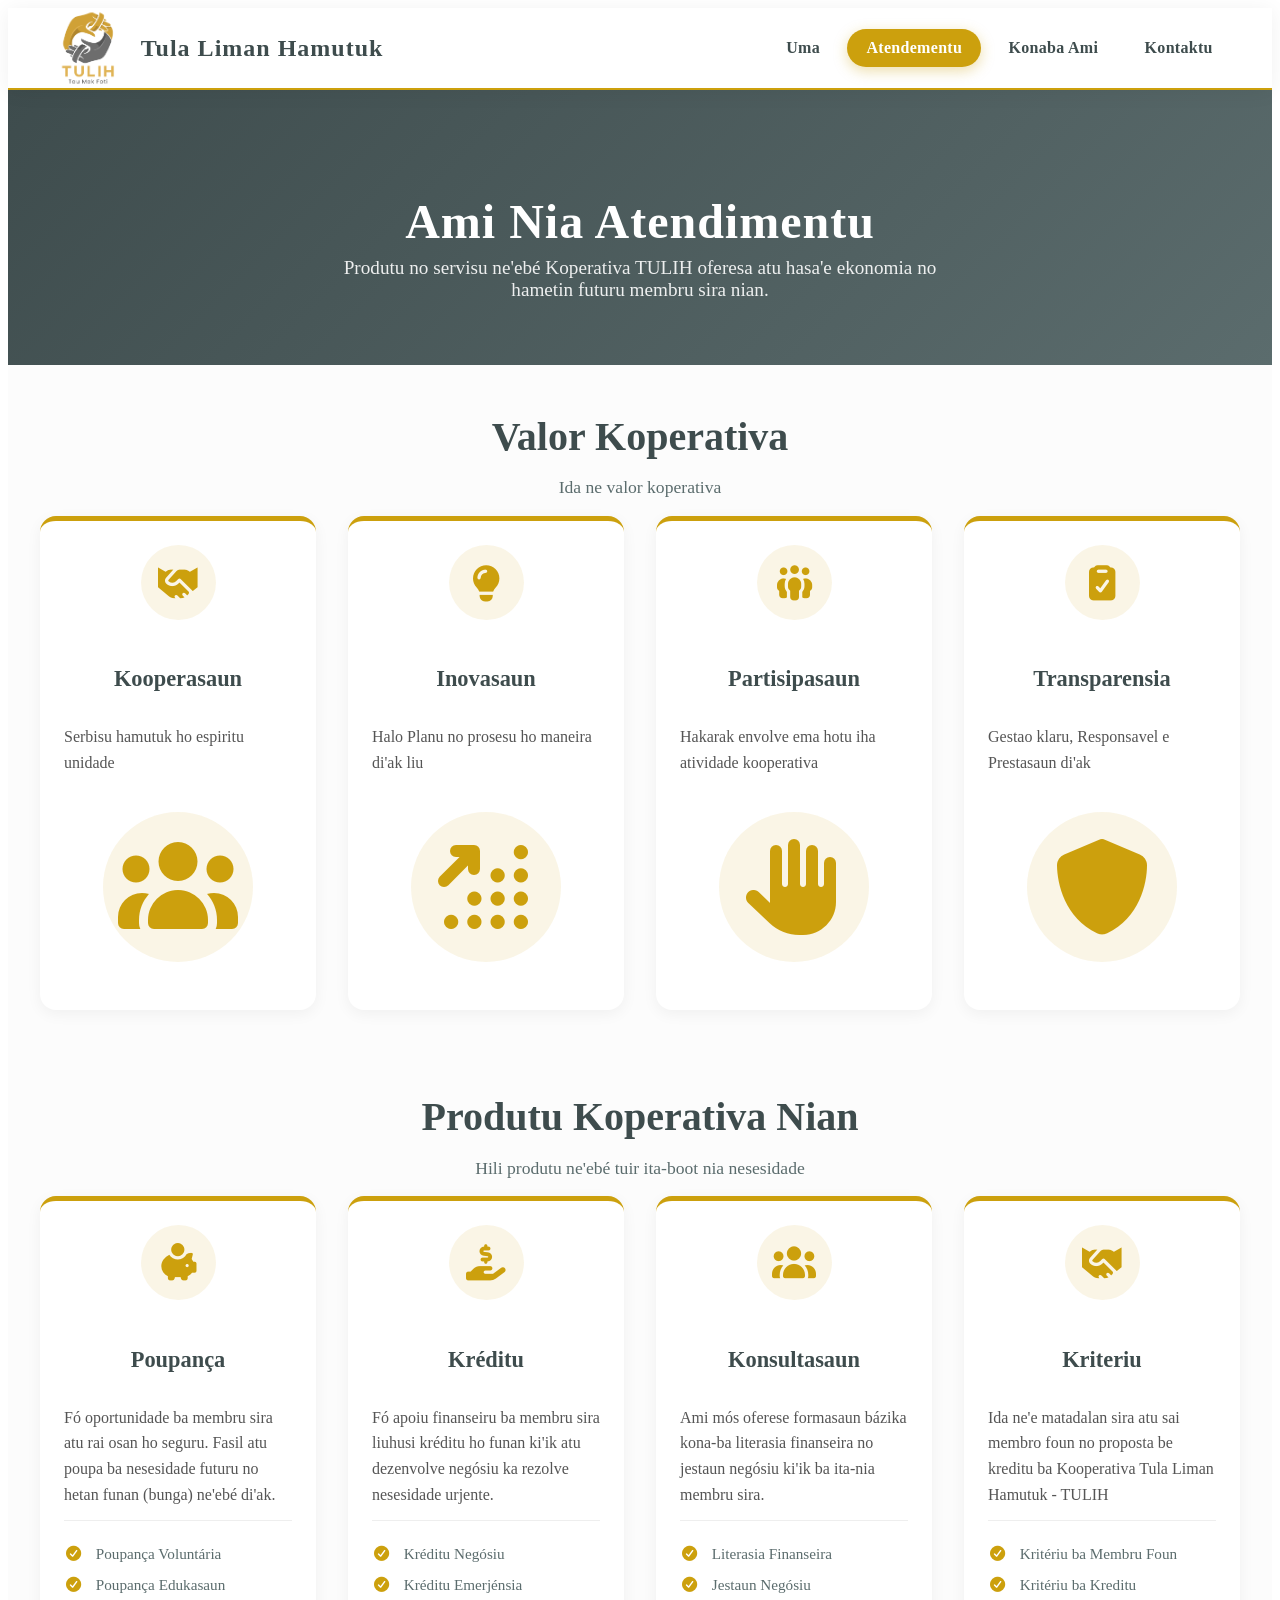
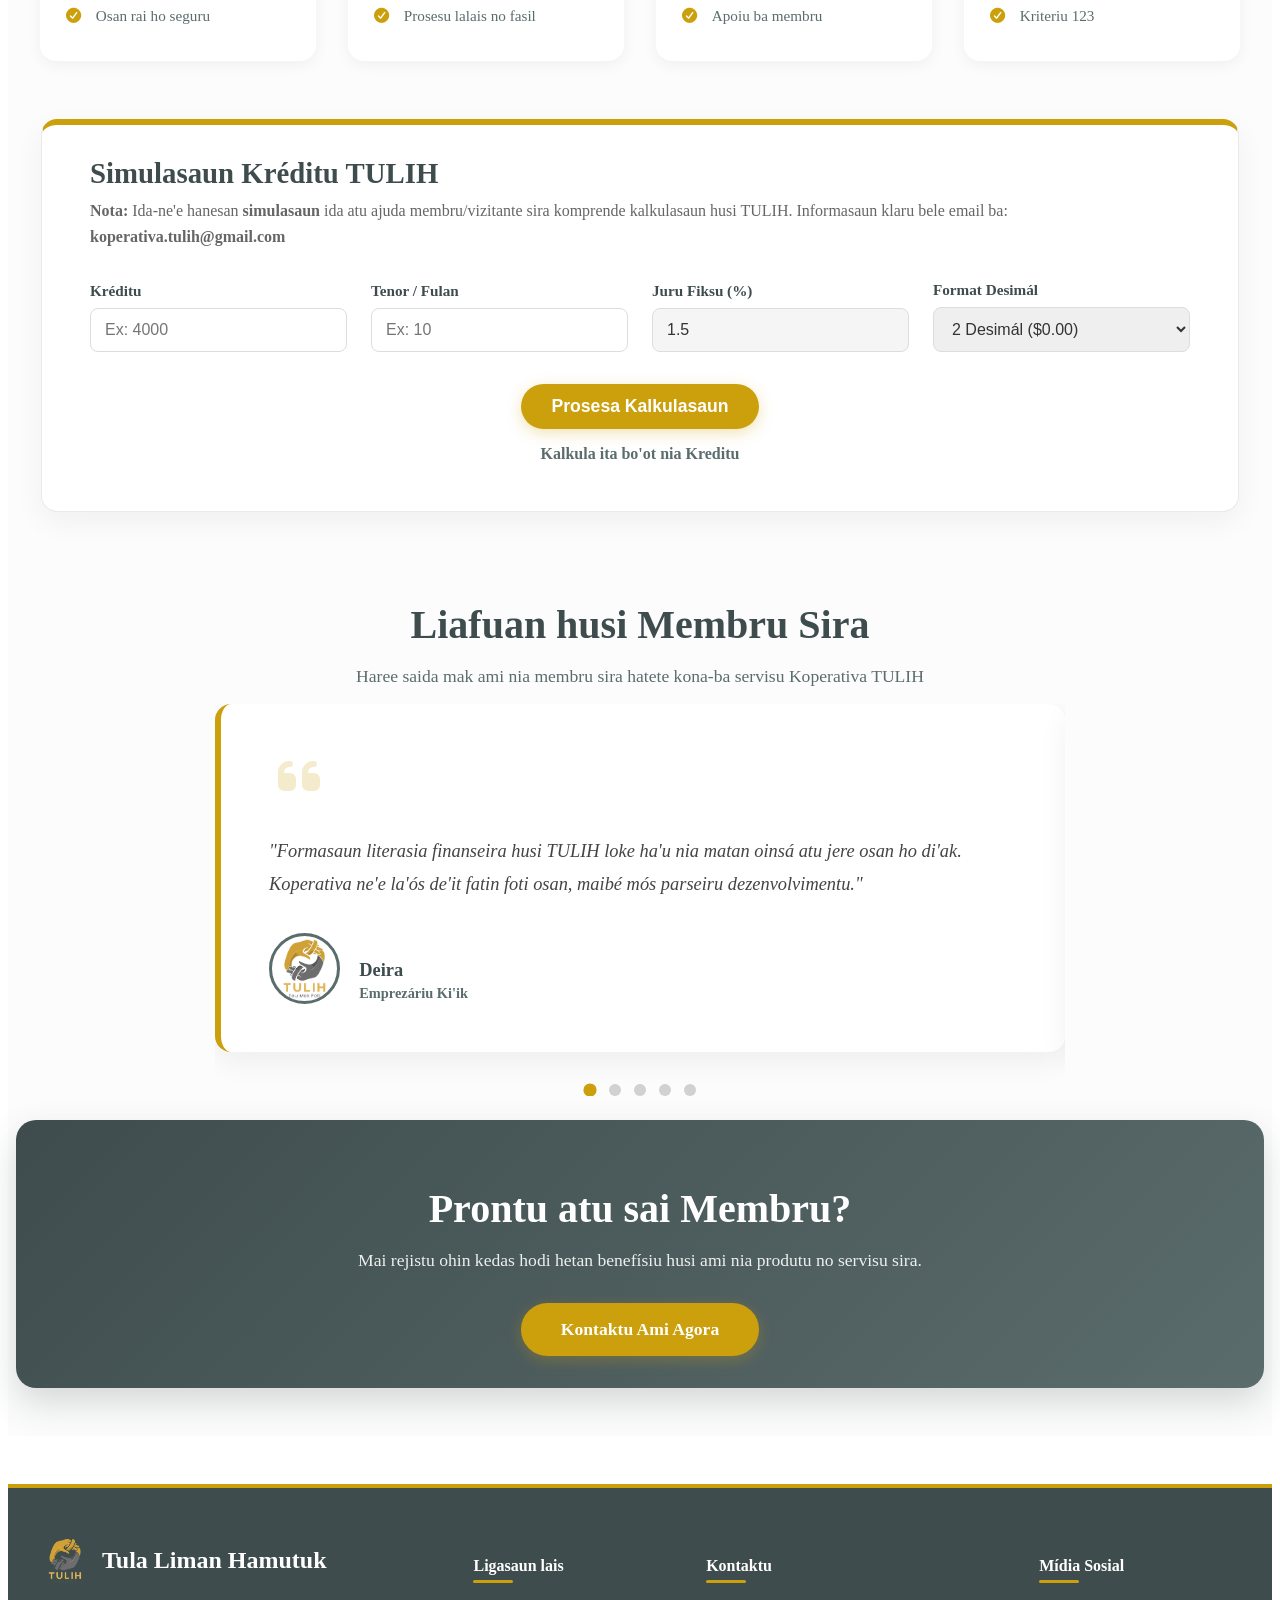
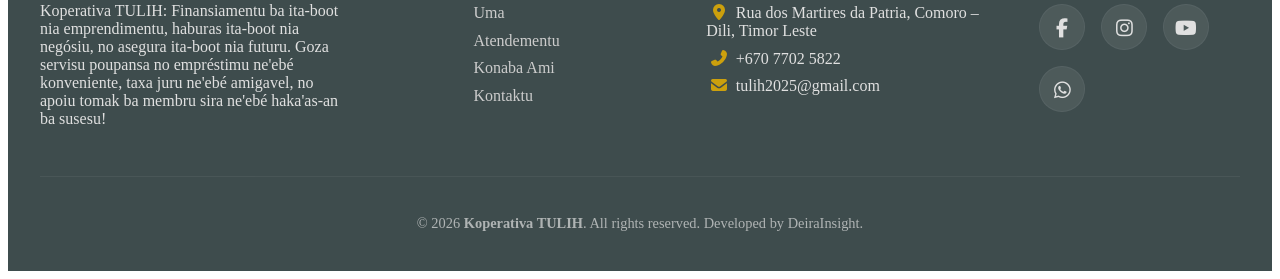
<file: at3nd3ment0.html>
<!DOCTYPE html>
<html lang="tet">
<head>
    <meta charset="UTF-8" />
    <meta name="viewport" content="width=device-width, initial-scale=1.0" />
    <title>Atendimentu - Koperativa TULIH</title>
    <meta name="description" content="Informasaun kona-ba produtu no servisu koperativa nian, inklui Poupança (Simpanan) no Kréditu (Pinjaman) husi TULIH." />
    <link rel="stylesheet" href="assets/fontawesome/css/all.min.css" />
    <link rel="stylesheet" href="assets/css/style.css" />
    <link rel="stylesheet" href="assets/css/ab0ut.css" />
    <link rel="stylesheet" href="assets/css/at3ndement0.css" />
    <link rel="stylesheet" href="assets/css/index.css" />
    <link rel="stylesheet" href="assets/css/k0nt2kt0.css" />
    <link rel="stylesheet" href="assets/css/kr1t3r12.css" />
    <link rel="stylesheet" href="assets/css/r3g18tras2un.css" />
</head>
<body>
    <div id="header-placeholder"></div>
    <main class="services-page">
        <section class="about-hero">
            <div class="about-hero-content">
                <h1>Ami Nia Atendimentu</h1>
                <p>Produtu no servisu ne'ebé Koperativa TULIH oferesa atu hasa'e ekonomia no hametin futuru membru sira nian.</p>
            </div>
        </section>
        <section class="services-section container">
            <div class="section-title">
                <h2>Valor Koperativa</h2>
                <p>Ida ne valor koperativa </p>
            </div>
            <div class="services-grid">
                <!-- Kartu 4: Kriteria -->
                <div class="service-card">
                    <div class="service-icon">
                        <i class="fas fa-handshake"></i>
                    </div>
                    <h3>Kooperasaun </h3>
                    <p>Serbisu hamutuk ho espiritu unidade</p>
                    <div class="service-icon-big">
                        <i class="fas fa-users fa-6x"></i>
                    </div>
                </div>
                <!-- Kartu 5: Downlad -->
                <div class="service-card">
                    <div class="service-icon">
                        <i class="fa-solid fa-lightbulb"></i>
                    </div>
                    <h3>Inovasaun</h3>
                    <p>Halo Planu no prosesu ho maneira di'ak liu</p>
                    <div class="service-icon-big">
                        <i class="fa-solid fa-arrow-up-right-dots fa-6x"></i>
                    </div>
                </div>
                <div class="service-card">
                    <div class="service-icon">
                        <i class="fa-sharp fa-solid fa-people-group"></i>
                    </div>
                    <h3>Partisipasaun</h3>
                    <p>Hakarak envolve ema hotu iha atividade kooperativa</p>
                    <div class="service-icon-big">
                        <i class="fa-solid fa-hand fa-6x"></i>
                    </div>
                </div>
                  <div class="service-card">
                    <div class="service-icon">
                        <i class="fa-duotone fa-solid fa-clipboard-check"></i>
                    </div>
                    <h3>Transparensia</h3>
                    <p>Gestao klaru, Responsavel e Prestasaun di'ak</p>
                    <div class="service-icon-big">
                        <i class="fa-solid fa-shield" fa-6x></i>
                    </div>
                </div>
            </div>
        </section>
        <section class="services-section container">
            <div class="section-title">
                <h2>Produtu Koperativa Nian</h2>
                <p>Hili produtu ne'ebé tuir ita-boot nia nesesidade</p>
            </div>
            <div class="services-grid">
                <!-- Kartu 1: Simpanan -->
                <div class="service-card">
                    <div class="service-icon">
                        <i class="fas fa-piggy-bank"></i>
                    </div>
                    <h3>Poupança</h3>
                    <p>Fó oportunidade ba membru sira atu rai osan ho seguru. Fasil atu poupa ba nesesidade futuru no hetan funan (bunga) ne'ebé di'ak.</p>
                    <ul class="service-list">
                        <li><i class="fas fa-check-circle"></i> Poupança Voluntária</li>
                        <li><i class="fas fa-check-circle"></i> Poupança Edukasaun</li>
                        <li><i class="fas fa-check-circle"></i> Osan rai ho seguru</li>
                    </ul>
                </div>
                <div class="service-card">
                    <div class="service-icon">
                        <i class="fas fa-hand-holding-usd"></i>
                    </div>
                    <h3>Kréditu</h3>
                    <p>Fó apoiu finanseiru ba membru sira liuhusi kréditu ho funan ki'ik atu dezenvolve negósiu ka rezolve nesesidade urjente.</p>
                    <ul class="service-list">
                        <li><i class="fas fa-check-circle"></i> Kréditu Negósiu</li>
                        <li><i class="fas fa-check-circle"></i> Kréditu Emerjénsia</li>
                        <li><i class="fas fa-check-circle"></i> Prosesu lalais no fasil</li>
                    </ul>
                </div>
                <div class="service-card">
                    <div class="service-icon">
                        <i class="fas fa-users"></i>
                    </div>
                    <h3>Konsultasaun</h3>
                    <p>Ami mós oferese formasaun bázika kona-ba literasia finanseira no jestaun negósiu ki'ik ba ita-nia membru sira.</p>
                    <ul class="service-list">
                        <li><i class="fas fa-check-circle"></i> Literasia Finanseira</li>
                        <li><i class="fas fa-check-circle"></i> Jestaun Negósiu</li>
                        <li><i class="fas fa-check-circle"></i> Apoiu ba membru</li>
                    </ul>
                </div>
                <div class="service-card">
                    <div class="service-icon">
                        <i class="fas fa-handshake"></i>
                    </div>
                    <h3>Kriteriu</h3>
                    <p>Ida ne'e matadalan sira atu sai membro foun no proposta be kreditu ba Kooperativa Tula Liman Hamutuk - TULIH</p>
                    <ul class="service-list">
                        <li><i class="fas fa-check-circle" ></i> <a href="kr1t3r12.html">Kritériu ba Membru Foun</a></li>
                        <li><i class="fas fa-check-circle"></i> Kritériu ba Kreditu</li>
                        <li><i class="fas fa-check-circle"></i> Kriteriu 123</li>
                    </ul>
                </div>
            </div>
        </section>
        <section class="container">
            <div class="koperasi-calc" id="kc_box">
                <div class="kc-header">
                    <h3>Simulasaun Kréditu TULIH</h3>
                    <p>
                        <b>Nota:</b> Ida-ne'e hanesan <b>simulasaun</b> ida atu ajuda membru/vizitante sira komprende kalkulasaun husi TULIH. Informasaun klaru bele email ba: <b>koperativa.tulih@gmail.com</b>
                    </p>
                </div>
               <div class="kc-grid">
                    <div>
                        <label for="kc_p">Kréditu</label>
                        <input id="kc_p" type="number" min="1" step="0.01" placeholder="Ex: 4000"> 
                    </div>
                    <div>
                        <label for="kc_n">Tenor / Fulan</label>
                        <input id="kc_n" type="number" min="1" step="1" placeholder="Ex: 10">
                    </div>
                    <div>
                        <label for="kc_r">Juru Fiksu (%)</label>
                        <input id="kc_r" type="number" min="0" step="0.01" value="1.5" disabled>
                    </div>
                    <div>
                        <label for="kc_round">Format Desimál</label>
                        <select id="kc_round">
                            <option value="2">2 Desimál ($0.00)</option>
                            <option value="0">La uja desimál ($0)</option>
                        </select>
                    </div>
                </div>
                <div class="kc-actions">
                    <button id="kc_btn" type="button" class="kc-btn">Prosesa Kalkulasaun</button>
                </div>
                <div id="kc_msg" class="kc-msg"></div>
                <div id="kc_out" class="kc-out"></div>
            </div>
        </section>
        <script>
            document.addEventListener('DOMContentLoaded', function() {
                const $ = (id) => document.getElementById(id);
                if (!$("kc_btn")) return; 

                $("kc_msg").innerHTML = "<p style='color:var(--brand-teal); font-weight:600;'>Kalkula ita bo'ot nia Kreditu</p>";

                function fmt(x, d) {
                    const n = Number(x);
                    if (!isFinite(n)) return "-";
                    return "$" + n.toLocaleString(undefined, {minimumFractionDigits:d, maximumFractionDigits:d});
                }

                function build() {
                    const P = parseFloat($("kc_p").value);
                    const N = parseInt($("kc_n").value, 10);
                    const rPct = parseFloat($("kc_r").value);
                    const d = parseInt($("kc_round").value, 10);

                    // Validasi Error
                    if (!P || P <= 0 || !N || N <= 0 || isNaN(rPct) || rPct < 0){
                        $("kc_msg").innerHTML = "<p style='color:#d9534f; font-weight:bold;'>Input ne'ebé la válidu. Favór hatama númeru ho loos.</p>";
                        $("kc_out").innerHTML = "";
                        return;
                    }
                    
                    $("kc_msg").innerHTML = "";

                    const r = rPct / 100;
                    const B = P / N;
                    const C = P * r;
                    const D = B + C;

                    let totalB = 0, totalC = 0, totalD = 0;

                    let html = `
                        <div class="kc-table-wrap">
                            <table class="kc-table">
                                <thead>
                                    <tr>
                                        <th class="kc-center">Fulan</th>
                                        <th>A (Balansu Kréditu)</th>
                                        <th>B (Selu Inan)</th>
                                        <th>C (Funan ${rPct}% fiksu)</th>
                                        <th>D (Totál Depózitu)</th>
                                    </tr>
                                    <tr class="subhead">
                                        <th class="kc-center"> </th>
                                        <th class="kc-center">A</th>
                                        <th class="kc-center">B</th>
                                        <th class="kc-center">C</th>
                                        <th class="kc-center">D</th>
                                    </tr>
                                </thead>
                                <tbody>
                    `;

                    for (let i = 1; i <= N; i++){
                        const A = P - (i - 1) * B;
                        totalB += B;
                        totalC += C;
                        totalD += D;

                        html += `
                            <tr>
                                <td class="kc-center">${i}</td>
                                <td class="kc-right">${fmt(A, d)}</td>
                                <td class="kc-right">${fmt(B, d)}</td>
                                <td class="kc-right">${fmt(C, d)}</td>
                                <td class="kc-right" style="font-weight:bold; color:var(--brand-teal);">${fmt(D, d)}</td>
                            </tr>
                        `;
                    }

                    html += `
                                </tbody>
                                <tfoot>
                                    <tr>
                                        <th colspan="2" class="kc-right" style="background:#f0f0f0; color:#333;">TOTÁL</th>
                                        <th class="kc-right" style="background:#f0f0f0; color:#333;">${fmt(totalB, d)}</th>
                                        <th class="kc-right" style="background:#f0f0f0; color:#333;">${fmt(totalC, d)}</th>
                                        <th class="kc-right" style="background:#f0f0f0; color:#333;">${fmt(totalD, d)}</th>
                                    </tr>
                                </tfoot>
                            </table>
                        </div>

                        <div class="kc-summary">
                            <h4 style="margin-top:0; color:var(--brand-dark);">Rezumu Kréditu:</h4>
                            Selu Inan kada fulan (B) = <b>${fmt(B, d)}</b><br>
                            Selu Funan kada fulan (C) = <b>${fmt(C, d)}</b><br>
                            Pagamentu Totál kada fulan (D) = <b style="color:var(--brand-gold); font-size:1.1rem;">${fmt(D, d)}</b><br><br>
                            Totál Funan Selu = <b>${fmt(totalC, d)}</b><br>
                            Totál Pagamentu (Inan + Funan) = <b>${fmt(totalD, d)}</b>
                        </div>
                    `;

                    $("kc_out").innerHTML = html;
                }

                $("kc_btn").addEventListener("click", build);
                
            });
        </script>
        <section class="testimonial-section container">
            <div class="section-title">
                <h2>Liafuan husi Membru Sira</h2>
                <p>Haree saida mak ami nia membru sira hatete kona-ba servisu Koperativa TULIH</p>
            </div>
            <div class="testimonial-slider-container">
                <div class="testimonial-track" id="testimonialTrack">
                    <div class="testimonial-card">
                        <div class="testi-content">
                            <i class="fas fa-quote-left quote-icon"></i>
                            <p>"Formasaun literasia finanseira husi TULIH loke ha'u nia matan oinsá atu jere osan ho di'ak. Koperativa ne'e la'ós de'it fatin foti osan, maibé mós parseiru dezenvolvimentu."</p>
                        </div>
                        <div class="testi-author">
                            <img src="assets/img/log0.webp" alt="Deira">
                            <div class="author-info">
                                <h4>Deira </h4>
                                <span>Emprezáriu Ki'ik</span>
                            </div>
                        </div>
                    </div>
                    <div class="testimonial-card">
                        <div class="testi-content">
                            <i class="fas fa-quote-left quote-icon"></i>
                            <p>"Koperativa TULIH ajuda tebes ha'u nia negósiu ki'ik. Prosesu kréditu lalais no funan ne'ebé ki'ik fó kbiit ba ha'u atu sosa tan sasán ba loja."</p>
                        </div>
                        <div class="testi-author">
                            <img src="assets/img/log0.webp" alt="Maria de Fátima">
                            <div class="author-info">
                                <h4>Maria de Fátima</h4>
                                <span>Negosiante / Membru Ativu</span>
                            </div>
                        </div>
                    </div>
                    <div class="testimonial-card">
                        <div class="testi-content">
                            <i class="fas fa-quote-left quote-icon"></i>
                            <p>"Ami sente seguru tebes rai osan iha TULIH liuhusi programa Poupansa Voluntária. Atendimentu husi ekipa sempre amigavel no transparente."</p>
                        </div>
                        <div class="testi-author">
                            <img src="assets/img/log0.webp" alt="João Baptista">
                            <div class="author-info">
                                <h4>João Baptista</h4>
                                <span>Membru / Funsionáriu</span>
                            </div>
                        </div>
                    </div>
                    <div class="testimonial-card">
                        <div class="testi-content">
                            <i class="fas fa-quote-left quote-icon"></i>
                            <p>"Formasaun literasia finanseira husi TULIH loke ha'u nia matan oinsá atu jere osan ho di'ak. Koperativa ne'e la'ós de'it fatin foti osan, maibé mós parseiru dezenvolvimentu."</p>
                        </div>
                        <div class="testi-author">
                            <img src="assets/img/log0.webp" alt="Ana Soares">
                            <div class="author-info">
                                <h4>Ana Soares</h4>
                                <span>Emprezáriu Ki'ik / Membro TULIH</span>
                            </div>
                        </div>
                    </div>
                    <div class="testimonial-card">
                        <div class="testi-content">
                            <i class="fas fa-quote-left quote-icon"></i>
                            <p>"Formasaun literasia finanseira husi TULIH loke ha'u nia matan oinsá atu jere osan ho di'ak. Koperativa ne'e la'ós de'it fatin foti osan, maibé mós parseiru dezenvolvimentu."</p>
                        </div>
                        <div class="testi-author">
                            <img src="assets/img/log0.webp" alt="Fernando Mendes">
                            <div class="author-info">
                                <h4>Fernando Mendes</h4>
                                <span>Emprezáriu Ki'ik / Membro TULIH</span>
                            </div>
                        </div>
                    </div>
                </div>
                <div class="testi-dots" id="testiDots"></div>
            </div>
        </section>
        <section class="home-cta">
            <div class="container cta-box">
                <h2>Prontu atu sai Membru?</h2>
                <p>Mai rejistu ohin kedas hodi hetan benefísiu husi ami nia produtu no servisu sira.</p>
                <a href="k0nt2kt0.html" class="btn-primary">Kontaktu Ami Agora</a>
            </div>
        </section>
    </main>
    <div id="footer-placeholder"></div>
    <script src="assets/js/script.js"></script>
</body>
</html>
</file>
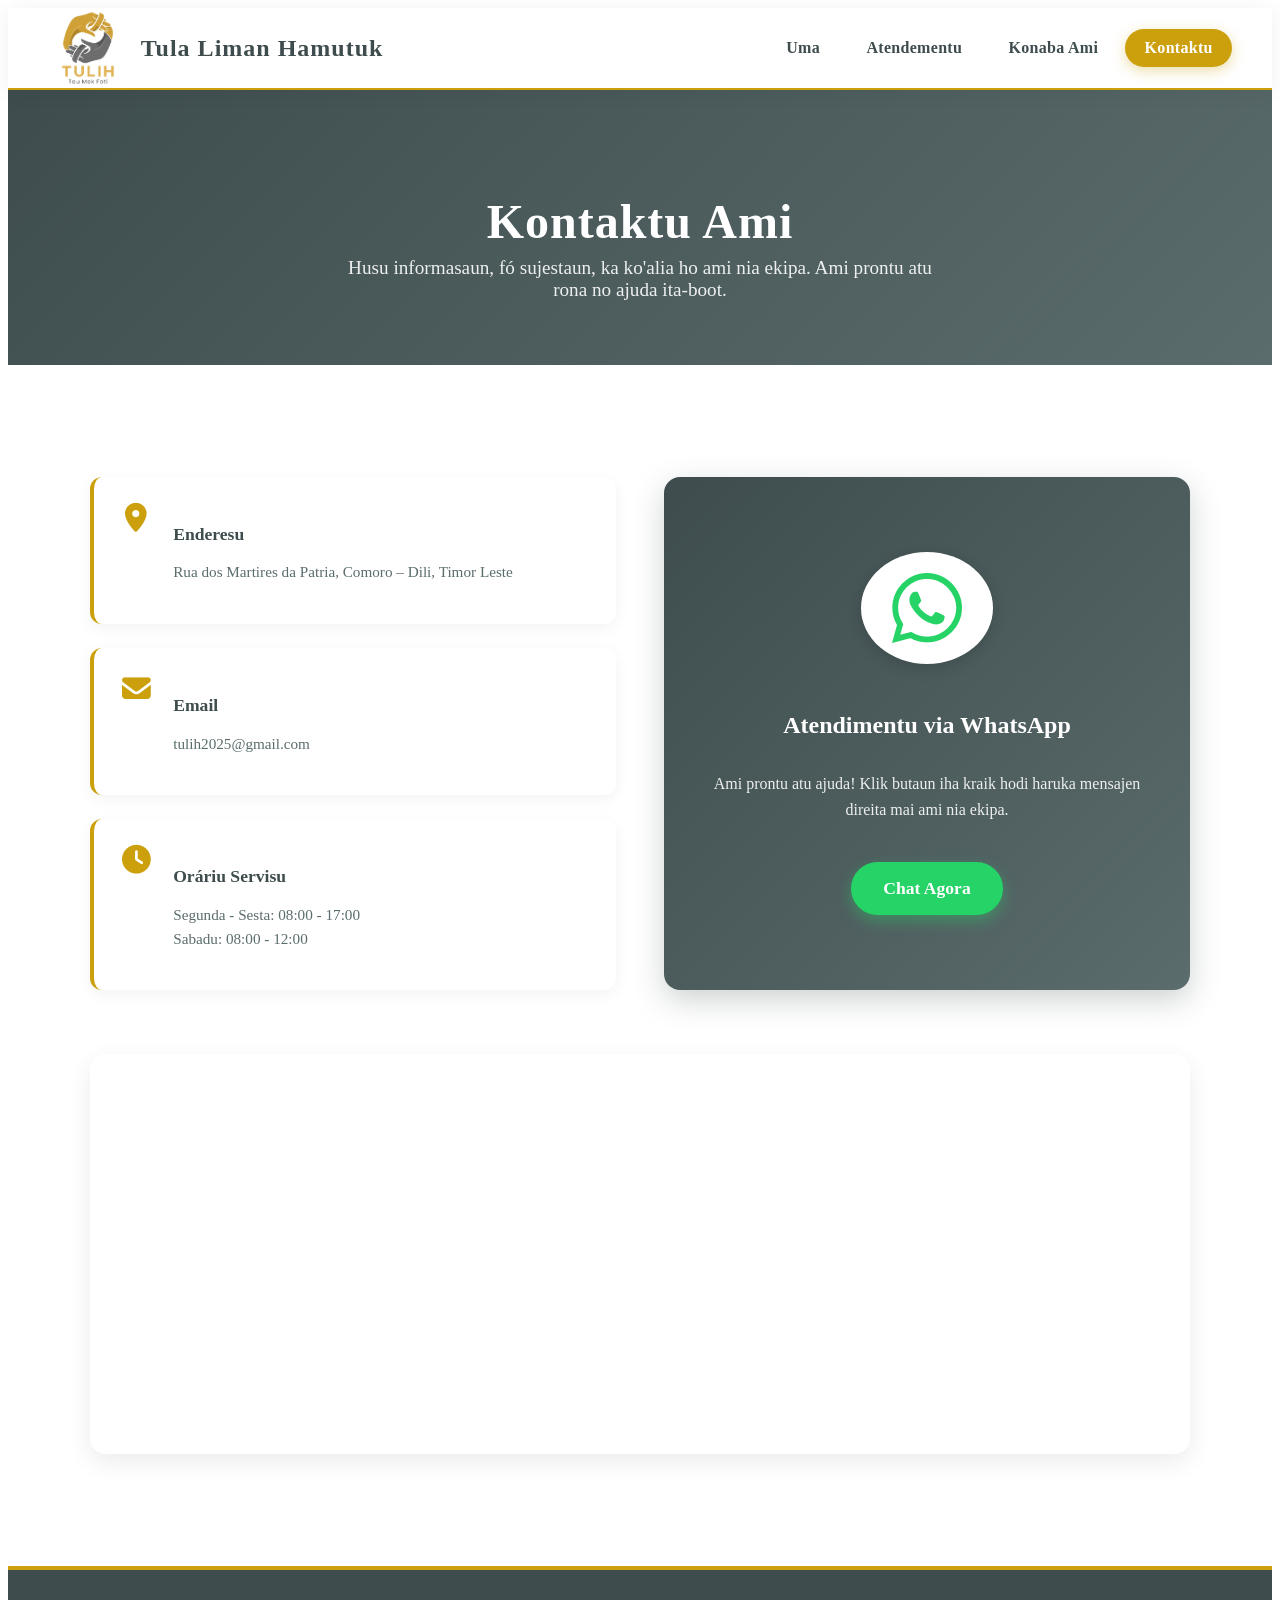
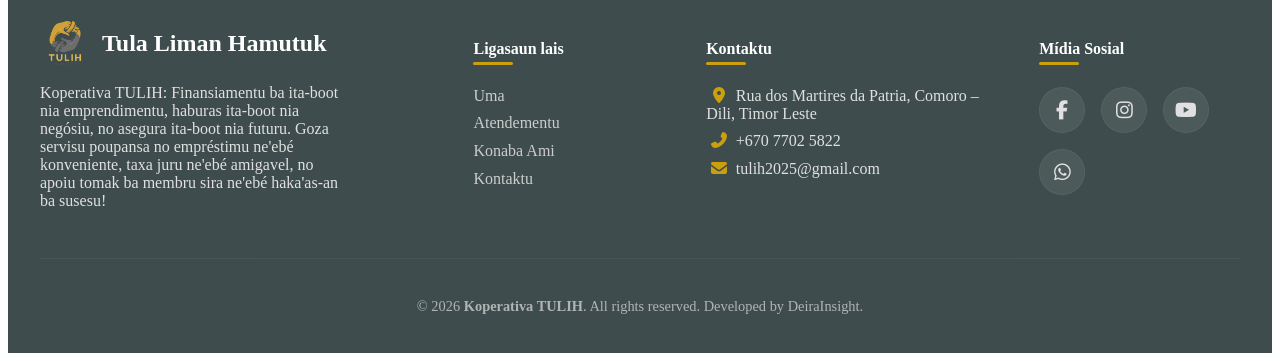
<file: k0nt2kt0.html>
<!DOCTYPE html>
<html lang="tet">
<head>
    <meta charset="UTF-8" />
    <meta name="viewport" content="width=device-width, initial-scale=1.0" />
    <title>Kontaktu Ami - Koperativa TULIH</title>
    <link rel="stylesheet" href="assets/fontawesome/css/all.min.css" />
    <link rel="stylesheet" href="assets/css/style.css" />
    <link rel="stylesheet" href="assets/css/ab0ut.css" />
    <link rel="stylesheet" href="assets/css/at3ndement0.css" />
    <link rel="stylesheet" href="assets/css/index.css" />
    <link rel="stylesheet" href="assets/css/k0nt2kt0.css" />
    <link rel="stylesheet" href="assets/css/kr1t3r12.css" />
    <link rel="stylesheet" href="assets/css/r3g18tras2un.css" />
</head>
 <body>
    <div id="header-placeholder"></div>
    <main class="contact-page">
        <section class="about-hero">
            <div class="about-hero-content">
                <h1>Kontaktu Ami</h1>
                <p>Husu informasaun, fó sujestaun, ka ko'alia ho ami nia ekipa. Ami prontu atu rona no ajuda ita-boot.</p>
            </div>
        </section>
        <section class="contact-section container">
            <div class="contact-wrapper">
                <!-- Kolom Kiri: Informasi Kontak & Jam Kerja -->
                <div class="contact-info">
                    <div class="info-item">
                        <div class="info-icon">
                            <i class="fas fa-map-marker-alt"></i>
                        </div>
                        <div class="info-text">
                            <h4>Enderesu</h4>
                            <p>Rua dos Martires da Patria, Comoro – Dili, Timor Leste </p>
                        </div>
                    </div>
                    <div class="info-item">
                        <div class="info-icon">
                            <i class="fas fa-envelope"></i>
                        </div>
                        <div class="info-text">
                            <h4>Email</h4>
                            <p>tulih2025@gmail.com</p>
                        </div>
                    </div>
                    <div class="info-item">
                        <div class="info-icon">
                            <i class="fas fa-clock"></i>
                        </div>
                        <div class="info-text">
                            <h4>Oráriu Servisu</h4>
                            <p>Segunda - Sesta: 08:00 - 17:00<br>Sabadu: 08:00 - 12:00</p>
                        </div>
                    </div>
                </div>
                <div class="contact-wa-card">
                    <div class="wa-icon-large">
                        <i class="fab fa-whatsapp"></i>
                    </div>
                    <h3>Atendimentu via WhatsApp</h3>
                    <p>Ami prontu atu ajuda! Klik butaun iha kraik hodi haruka mensajen direita mai ami nia ekipa.</p>
                    <a href="https://api.whatsapp.com/send?phone=67077025822&text=Ola%20Koperativa%20TULIH,%20hau%20hakarak%20husu%20informasaun..." class="btn-whatsapp" target="_blank" rel="noopener">
                        Chat Agora
                    </a>
                </div>
            </div>
            <div class="contact-map">
                <iframe src="https://www.google.com/maps/embed?pb=!1m14!1m8!1m3!1d616.4730792097745!2d125.53831917975721!3d-8.554805294753269!3m2!1i1024!2i768!4f13.1!3m3!1m2!1s0x2d01dd0e025af1a5%3A0x12675c8c26ba8dcf!2sSinodo%20Igreja%20greja%20Protestante%20iha%20Timor%20Lorosa'e%20(IPTL)!5e1!3m2!1sen!2stl!4v1785330724959!5m2!1sen!2stl" width="100%" height="400" style="border:0; border-radius: 12px;" allowfullscreen="" loading="lazy" referrerpolicy="strict-origin-when-cross-origin"></iframe>
            </div>
        </section>
    </main>
    <div id="footer-placeholder"></div>
    <script src="assets/js/script.js"></script>

</body>
</html>
</file>
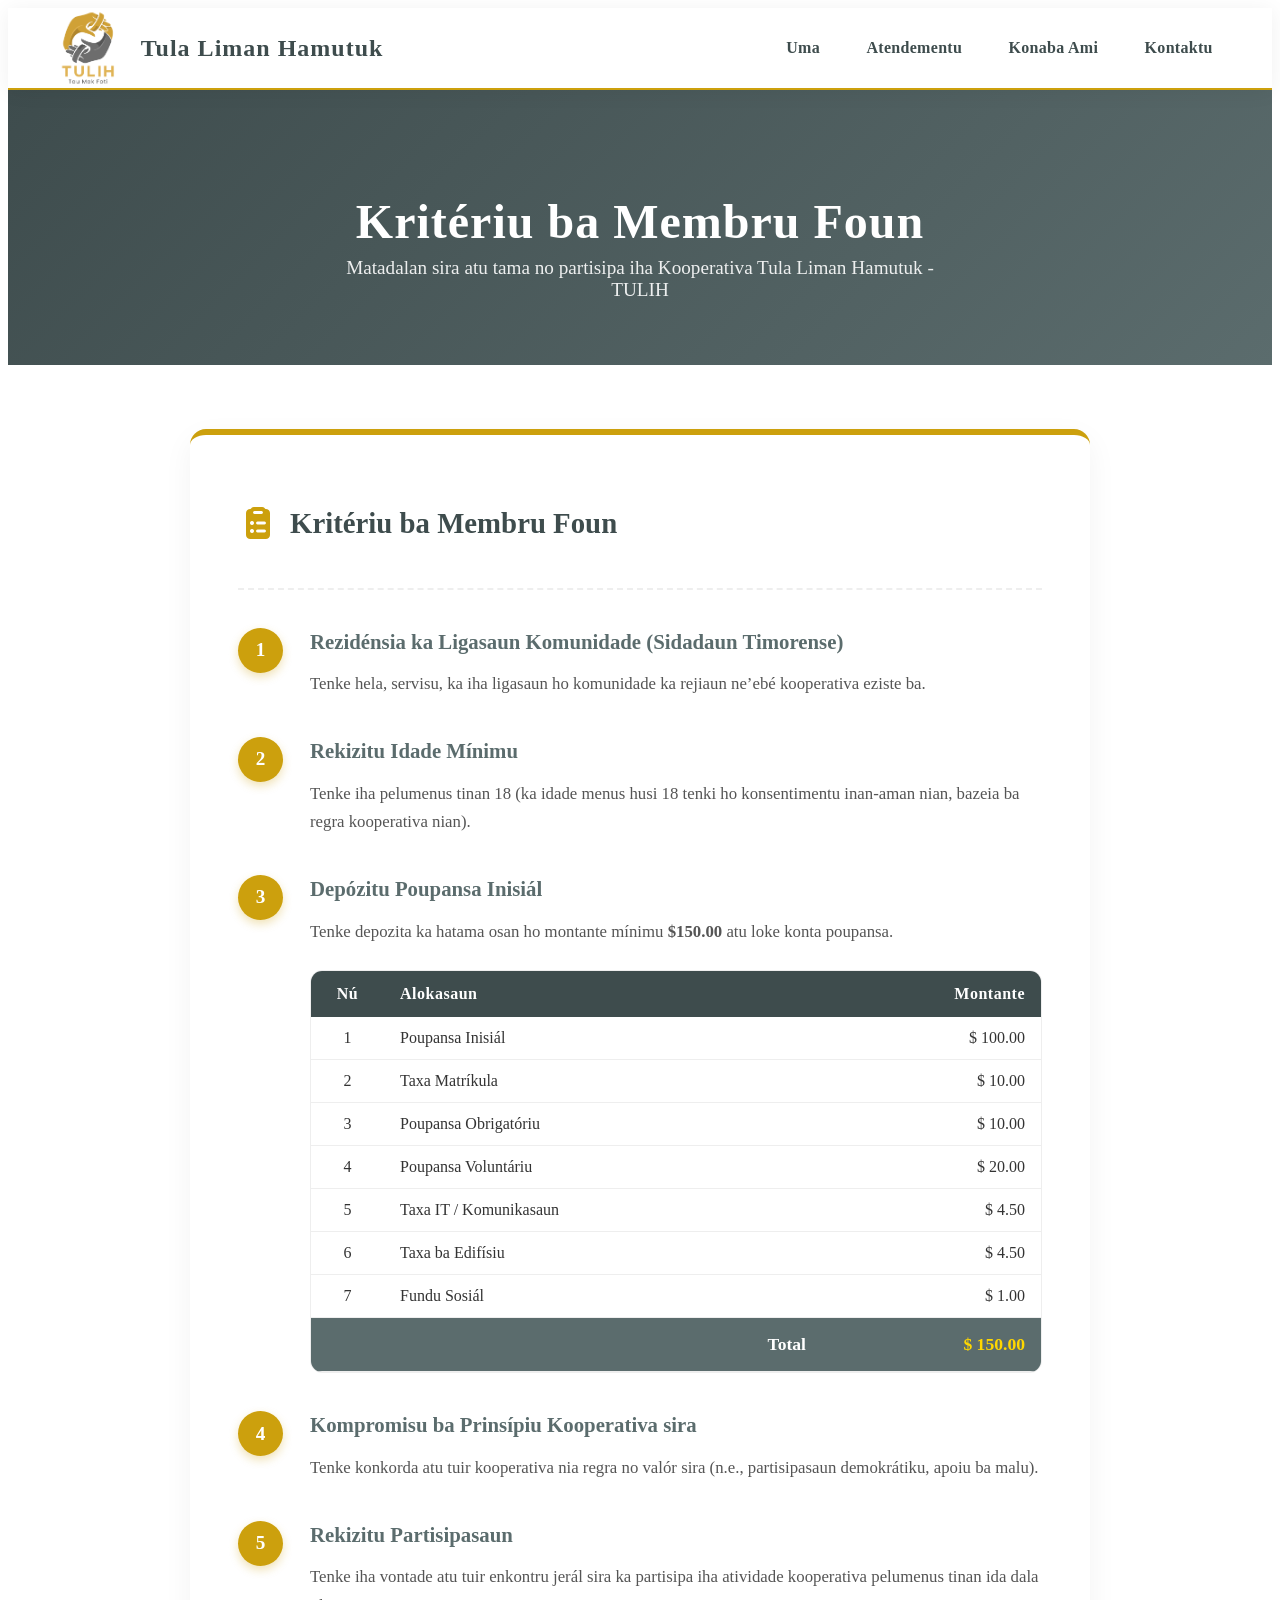
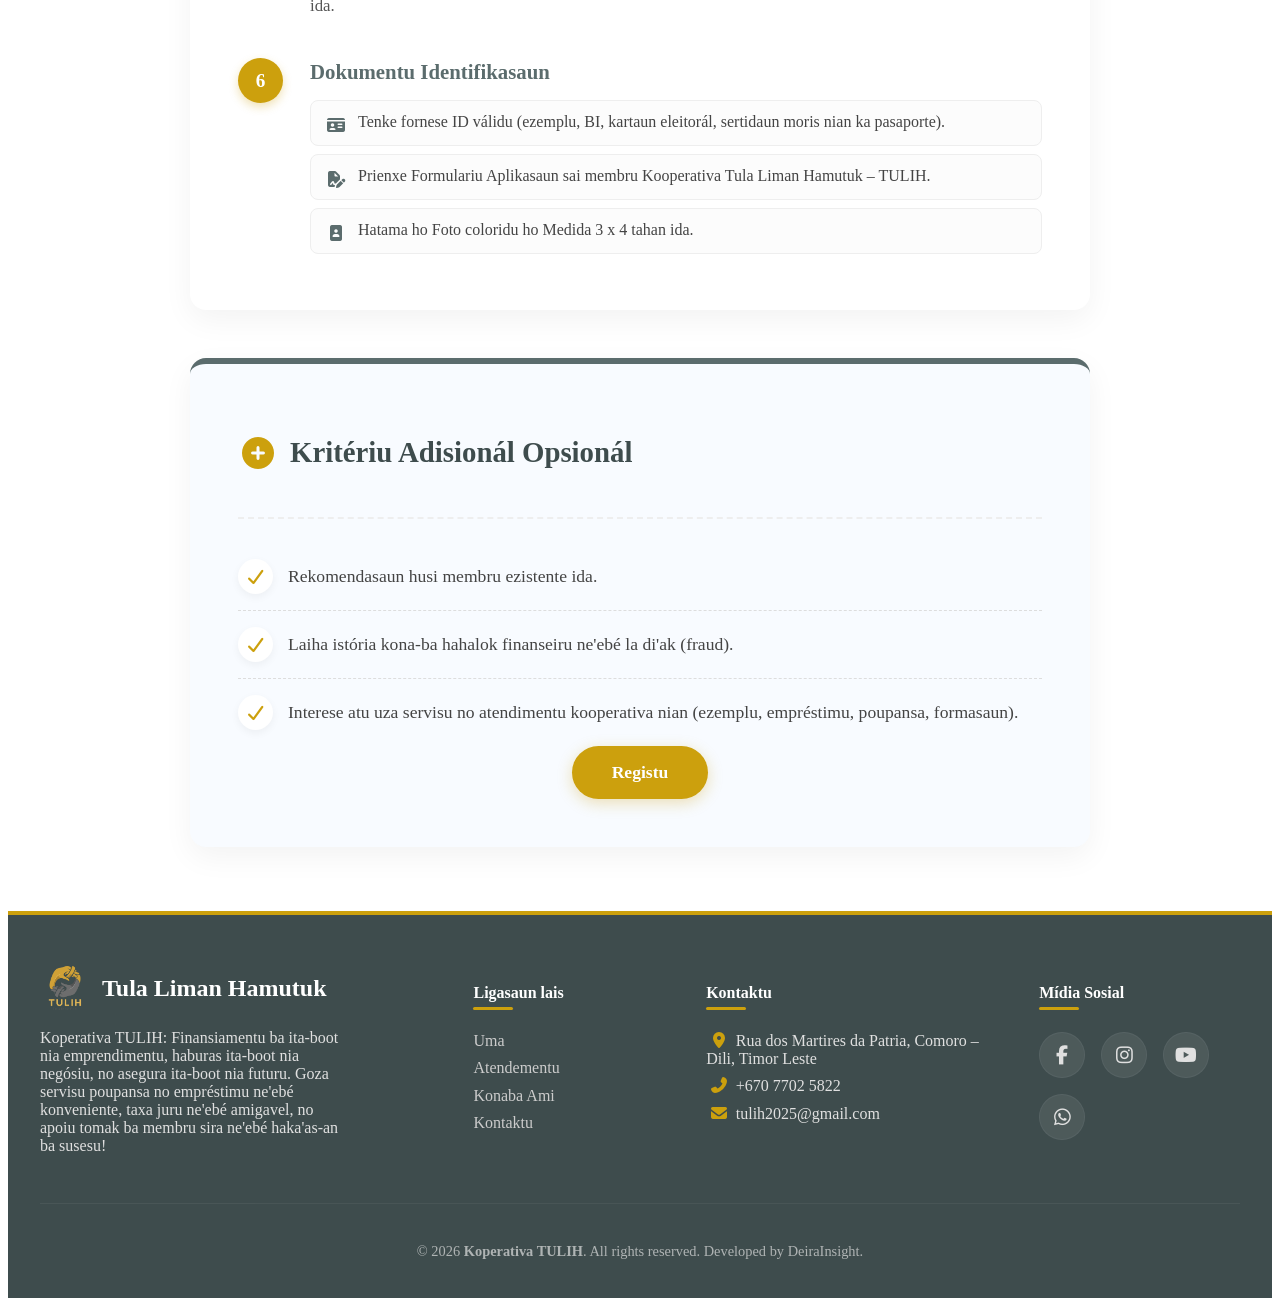
<file: kr1t3r12.html>
<!DOCTYPE html>
<html lang="tet">
<head>
    <meta charset="UTF-8" />
    <meta name="viewport" content="width=device-width, initial-scale=1.0" />
    <title>Kritériu - Koperativa TULIH</title>
    <link rel="stylesheet" href="assets/fontawesome/css/all.min.css" />
    <link rel="stylesheet" href="assets/css/style.css" />
    <link rel="stylesheet" href="assets/css/ab0ut.css" />
    <link rel="stylesheet" href="assets/css/at3ndement0.css" />
    <link rel="stylesheet" href="assets/css/index.css" />
    <link rel="stylesheet" href="assets/css/k0nt2kt0.css" />
    <link rel="stylesheet" href="assets/css/kr1t3r12.css" />
    <link rel="stylesheet" href="assets/css/r3g18tras2un.css" />
</head>
<body>
    <div id="header-placeholder"></div>
    <section class="about-hero">
            <div class="about-hero-content">
                <h1>Kritériu ba Membru Foun</h1>
                <p>Matadalan sira atu tama no partisipa iha Kooperativa Tula Liman Hamutuk - TULIH</p>
            </div>
    </section>
    <main class="criteria-wrapper container">
        <section class="criteria-card">
            <div class="card-header">
                <h2><i class="fas fa-clipboard-list"></i> Kritériu ba Membru Foun</h2>
            </div>
            <ol class="criteria-list">
                <li>
                    <h3>Rezidénsia ka Ligasaun Komunidade (Sidadaun Timorense)</h3>
                    <p>Tenke hela, servisu, ka iha ligasaun ho komunidade ka rejiaun ne’ebé kooperativa eziste ba.</p>
                </li>
                <li>
                    <h3>Rekizitu Idade Mínimu</h3>
                    <p>Tenke iha pelumenus tinan 18 (ka idade menus husi 18 tenki ho konsentimentu inan-aman nian, bazeia ba regra kooperativa nian).</p>
                </li>
                <li>
                    <h3>Depózitu Poupansa Inisiál</h3>
                    <p>Tenke depozita ka hatama osan ho montante mínimu <strong>$150.00</strong> atu loke konta poupansa.</p>
                    <div class="table-responsive">
                        <table class="tulih-table">
                            <thead>
                                <tr>
                                    <th width="10%" class="text-center">Nú</th>
                                    <th>Alokasaun</th>
                                    <th width="30%" class="text-right">Montante</th>
                                </tr>
                            </thead>
                            <tbody>
                                <tr><td class="text-center">1</td><td>Poupansa Inisiál</td><td class="text-right">$ 100.00</td></tr>
                                <tr><td class="text-center">2</td><td>Taxa Matríkula</td><td class="text-right">$ 10.00</td></tr>
                                <tr><td class="text-center">3</td><td>Poupansa Obrigatóriu</td><td class="text-right">$ 10.00</td></tr>
                                <tr><td class="text-center">4</td><td>Poupansa Voluntáriu</td><td class="text-right">$ 20.00</td></tr>
                                <tr><td class="text-center">5</td><td>Taxa IT / Komunikasaun</td><td class="text-right">$ 4.50</td></tr>
                                <tr><td class="text-center">6</td><td>Taxa ba Edifísiu</td><td class="text-right">$ 4.50</td></tr>
                                <tr><td class="text-center">7</td><td>Fundu Sosiál</td><td class="text-right">$ 1.00</td></tr>
                            </tbody>
                            <tfoot>
                                <tr class="total-row">
                                    <td colspan="2" class="text-right">Total</td>
                                    <td class="text-right text-gold">$ 150.00</td>
                                </tr>
                            </tfoot>
                        </table>
                    </div>
                </li>
                <li>
                    <h3>Kompromisu ba Prinsípiu Kooperativa sira</h3>
                    <p>Tenke konkorda atu tuir kooperativa nia regra no valór sira (n.e., partisipasaun demokrátiku, apoiu ba malu).</p>
                </li>
                <li>
                    <h3>Rekizitu Partisipasaun</h3>
                    <p>Tenke iha vontade atu tuir enkontru jerál sira ka partisipa iha atividade kooperativa pelumenus tinan ida dala ida.</p>
                </li>
                <li>
                    <h3>Dokumentu Identifikasaun</h3>
                    <ul class="sub-list">
                        <li><i class="fas fa-id-card"></i> Tenke fornese ID válidu (ezemplu, BI, kartaun eleitorál, sertidaun moris nian ka pasaporte).</li>
                        <li><i class="fas fa-file-signature"></i> Prienxe Formulariu Aplikasaun sai membru Kooperativa Tula Liman Hamutuk – TULIH.</li>
                        <li><i class="fas fa-portrait"></i> Hatama ho Foto coloridu ho Medida 3 x 4 tahan ida.</li>
                    </ul>
                </li>
            </ol>
        </section>
        <section class="criteria-card optional-card">
            <div class="card-header">
                <h2><i class="fas fa-plus-circle"></i> Kritériu Adisionál Opsionál</h2>
            </div>
            <ul class="optional-list">
                <li><i class="fas fa-check"></i> Rekomendasaun husi membru ezistente ida.</li>
                <li><i class="fas fa-check"></i> Laiha istória kona-ba hahalok finanseiru ne'ebé la di'ak (fraud).</li>
                <li><i class="fas fa-check"></i> Interese atu uza servisu no atendimentu kooperativa nian (ezemplu, empréstimu, poupansa, formasaun).</li>
            </ul>
            <div class="cta-btn">
                <a href="r3g18tras2un.html" class="btn-primary">Registu</a>
            </div>
        </section>
    </main>
    <div id="footer-placeholder"></div>
    <script src="assets/js/script.js"></script>
    </body>
</html>
</file>
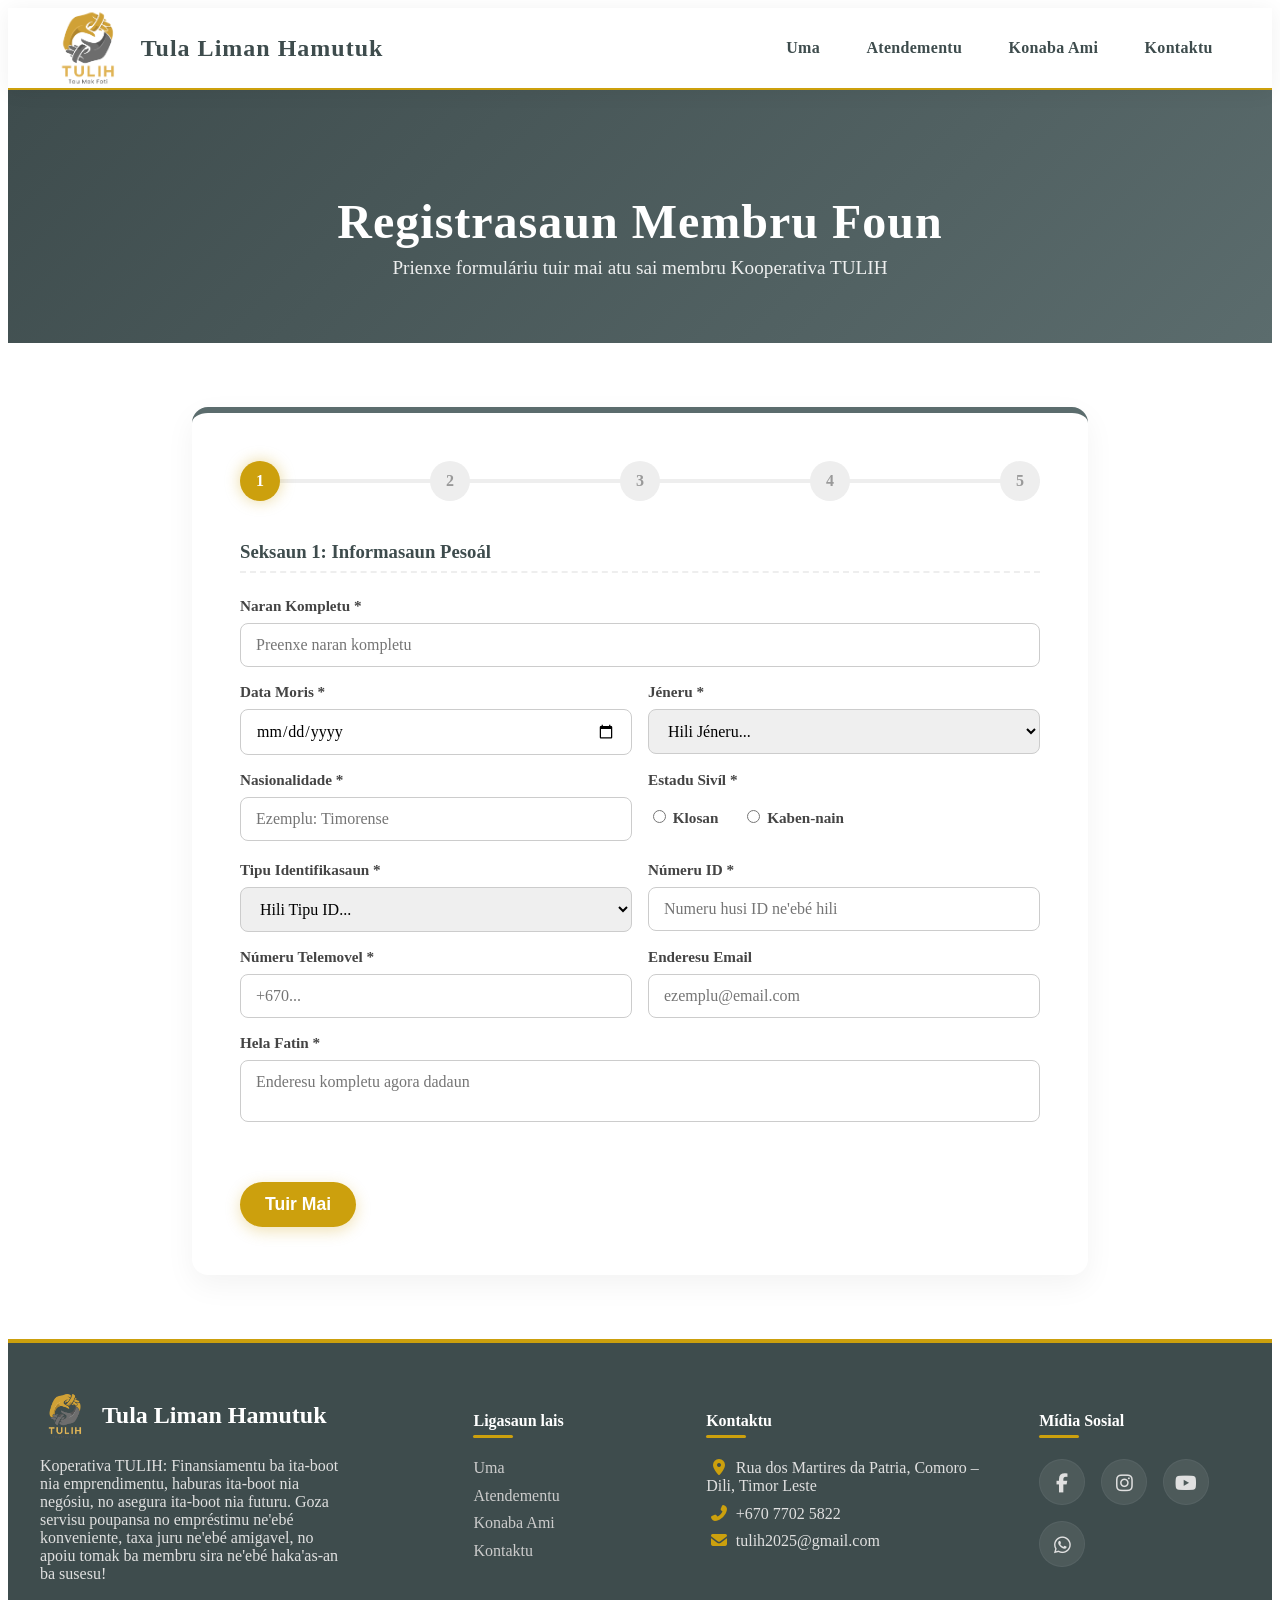
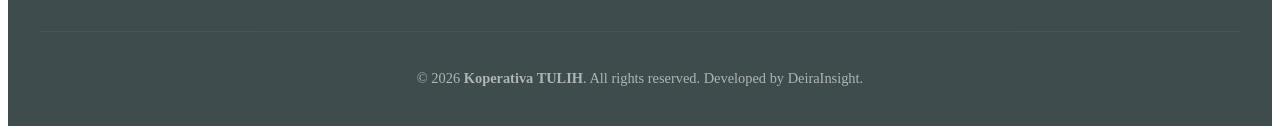
<file: r3g18tras2un.html>
<!DOCTYPE html>
<html lang="tet">
<head>
    <meta charset="UTF-8">
    <meta name="viewport" content="width=device-width, initial-scale=1.0">
    <title>Formuláriu Registrasaun - Koperativa TULIH</title>
    <meta name="description" content="Formuláriu aplikasaun sai membru foun Kooperativa Tula Liman Hamutuk (TULIH).">
    <link rel="stylesheet" href="assets/fontawesome/css/all.min.css" />
    <link rel="stylesheet" href="assets/css/style.css" />
    <link rel="stylesheet" href="assets/css/ab0ut.css" />
    <link rel="stylesheet" href="assets/css/at3ndement0.css" />
    <link rel="stylesheet" href="assets/css/index.css" />
    <link rel="stylesheet" href="assets/css/k0nt2kt0.css" />
    <link rel="stylesheet" href="assets/css/kr1t3r12.css" />
    <link rel="stylesheet" href="assets/css/r3g18tras2un.css" />
</head>
<body>
    <div id="header-placeholder" class="no-print"></div>
     <section class="about-hero no-print">
            <div class="about-hero-content">
                <h1>Registrasaun Membru Foun</h1>
                <p>Prienxe formuláriu tuir mai atu sai membru Kooperativa TULIH</p>
            </div>
    </section>
    <div class="print-header">
        <!-- Tambahan Logo di Kanan -->
        <img src="assets/img/log0.webp" alt="Logo TULIH" class="header-logo">
        <div class="header-text">
            <h2>Kooperativa Tula Liman Hamutuk – TULIH</h2>
            <p>Rua dos Martires da Patria, Comoro – Dili, Timor Leste<br>
            (Kompleks Sínodo IPTL Besik Ponte CPLP Comoro). 🕿 +670-7529 4737.</p>
        </div>
        <hr>
        <h3>Formuláriu Aplikasaun Membru</h3>
    </div>
    <main class="reg-container">
        <div class="progress-bar no-print">
            <div class="step-indicator active">1</div>
            <div class="step-indicator">2</div>
            <div class="step-indicator">3</div>
            <div class="step-indicator">4</div>
            <div class="step-indicator">5</div>
        </div>
        <form id="regForm">
            <div class="form-step active">
                <h3>Seksaun 1: Informasaun Pesoál</h3>
                <div class="input-group">
                    <label>Naran Kompletu *</label>
                    <input type="text" name="naran" required placeholder="Preenxe naran kompletu">
                </div>
                <div class="grid-2">
                    <div class="input-group">
                        <label>Data Moris *</label>
                        <input type="date" name="data_moris" required>
                    </div>
                    <div class="input-group">
                        <label>Jéneru *</label>
                        <select name="jeneru" required>
                            <option value="">Hili Jéneru...</option>
                            <option value="Mane">Mane</option>
                            <option value="Feto">Feto</option>
                        </select>
                    </div>
                </div>
                <div class="grid-2">
                    <div class="input-group">
                        <label>Nasionalidade *</label>
                        <input type="text" name="nasionalidade" required placeholder="Ezemplu: Timorense">
                    </div>
                    <div class="input-group">
                        <label>Estadu Sivíl *</label>
                        <div class="radio-group">
                            <label><input type="radio" name="estadu_sivil" value="Klosan" required> Klosan</label>
                            <label><input type="radio" name="estadu_sivil" value="Kaben-nain"> Kaben-nain</label>
                        </div>
                    </div>
                </div>
                <div class="grid-2">
                    <div class="input-group">
                        <label>Tipu Identifikasaun *</label>
                        <select name="tipu_id" required>
                            <option value="">Hili Tipu ID...</option>
                            <option value="BI">BI</option>
                            <option value="Kartaun Eleitoral">Kartaun Eleitoral</option>
                            <option value="Pasaporte">Pasaporte</option>
                        </select>
                    </div>
                    <div class="input-group">
                        <label>Númeru ID *</label>
                        <input type="text" name="numeru_id" required placeholder="Numeru husi ID ne'ebé hili">
                    </div>
                </div>
                <div class="grid-2">
                    <div class="input-group">
                        <label>Númeru Telemovel *</label>
                        <input type="tel" name="telemovel" required placeholder="+670...">
                    </div>
                    <div class="input-group">
                        <label>Enderesu Email</label>
                        <input type="email" name="email" placeholder="ezemplu@email.com">
                    </div>
                </div>
                <div class="input-group">
                    <label>Hela Fatin *</label>
                    <textarea name="hela_fatin" rows="2" required placeholder="Enderesu kompletu agora dadaun"></textarea>
                </div>
            </div>
            <div class="form-step">
                <h3>Seksaun 2: Informasaun Kona-ba Empregu</h3>
                <div class="input-group">
                    <label>Okupasaun / Servisu *</label>
                    <input type="text" name="okupasaun" required placeholder="Profisaun ka servisu agora">
                </div>
                <div class="input-group">
                    <label>Empregadór nia Naran (Servisu Fatin) *</label>
                    <input type="text" name="empregador" required placeholder="Naran instituisaun ka kompañia">
                </div>
                <div class="input-group">
                    <label>Enderesu ba Servisu Fatin *</label>
                    <textarea name="enderesu_servisu" rows="2" required placeholder="Fatin servisu nian"></textarea>
                </div>
                <div class="input-group">
                    <label>Rendimentu Mensál (Opsional)</label>
                    <div class="currency-wrapper">
                        <span class="currency-symbol">$</span>
                        <!-- Perbaikan 2: Ubah jadi type="number" dan hapus simbol $ dari placeholder -->
                        <input type="text" name="rendimentu" placeholder="500.00" step="0.01">
                    </div>
                </div>
            </div>
            <div class="form-step">
                <h3>Seksaun 3: Detallu Kooperativa</h3>
                <div class="input-group">
                    <label>Tipu ba Membru *</label>
                    <div class="radio-group">
                        <label><input type="radio" name="tipu_membru" value="Adultu" required> Adultu</label>
                        <label><input type="radio" name="tipu_membru" value="Labarik"> Labarik</label>
                        <label><input type="radio" name="tipu_membru" value="Negosiu"> Négosiu</label>
                    </div>
                </div>
                <div class="input-group">
                    <label>Razaun Hakarak Tama Kooperativa TULIH *</label>
                    <textarea name="razaun" rows="2" maxlength="104" required placeholder="Maks. 104 karakter. Esplika badak ita nia objetivu..."></textarea>
                </div>
                <div class="grid-2">
                    <div class="input-group">
                        <label>Planu Poupansa Preferidu</label>
                         <div class="currency-wrapper">
                            <span class="currency-symbol">$</span>
                            <input type="text" name="planu_poupansa" placeholder="(Karik aplikavel)" step="0.01">
                         </div>
                    </div>
                    <div class="input-group">
                        <label>Montante Depózitu Inisiál *</label>
                        <div class="currency-wrapper">
                            <span class="currency-symbol">$</span>
                            <input type="text" name="depozitu_inisial" required placeholder="150.00" step="0.01">
                        </div>
                    </div>
                </div>
            </div>
            <div class="form-step">
                <h3>Seksaun 4: Kontaktu ba Emerjénsia (Edeiru)</h3>
                <div class="input-group">
                    <label>Naran Kompletu *</label>
                    <input type="text" name="naran_emerjensia" required placeholder="Naran husi familia ka ema besik">
                </div>
                <div class="grid-2">
                    <div class="input-group">
                        <label>Relasaun *</label>
                        <input type="text" name="relasaun" required placeholder="Ezemplu: Kaben, Inan-Aman, Oan">
                    </div>
                    <div class="input-group">
                        <label>Númeru Telemovel *</label>
                        <input type="tel" name="tlf_emerjensia" required placeholder="+670...">
                    </div>
                </div>
                <div class="input-group">
                    <label>Hela Fatin *</label>
                    <textarea name="hela_emerjensia" rows="2" required placeholder="Enderesu kompletu nia"></textarea>
                </div>
            </div>
            <div class="form-step">
                <h3>Seksaun 5: Deklarasaun</h3>
                <div class="declaration-box">
                    <label class="checkbox-container">
                        <input type="checkbox" id="deklarasaun_check" required>
                        <span class="checkmark"></span>
                        Ho ida-ne'e ha'u aplika sai nudar membru iha Kooperativa Tula Liman Hamutuk - TULIH. Ha'u konkorda atu kumpre ninia regra no regulamentu sira no komprende katak ha'u nia adezaun nudar membru sujeita ba aprovasaun.
                    </label>
                </div>
            </div>
            <div class="signature-section">
                <div class="input-group">
                    <label>Data</label>
                    <input type="date" name="data_asinatura" style="pointer-events: none;">
                </div>
                <div class="input-group">
                    <label>Asinatura husi Aplikante</label>
                    <div class="signature-box">
                        <span class="print-only-text">(Asina iha ne'e)</span>
                    </div>
                </div>
            </div>
            <div class="form-actions no-print">
                <button type="button" id="prevBtn" class="btn-gold" onclick="nextPrev(-1)">Fila Fali</button>
                <button type="button" id="nextBtn" class="btn-gold" onclick="nextPrev(1)">Tuir Mai</button>
                <button type="button" id="printBtn" class="btn-gold" onclick="generatePDF()" style="display:none;"><i class="fas fa-download"></i> Download PDF</button>
            </div>
        </form>
    </main>

    <script>
    <!-- ================= JAVASCRIPT LOGIC MULTI-STEP ================= -->
        let currentStep = 0;
        document.addEventListener('DOMContentLoaded', function() {
            document.getElementById("regForm").reset(); 
            setTanggalOtomatis(); 
            showStep(currentStep); 
        });
        function setTanggalOtomatis() {
            const dateInput = document.querySelector('input[name="data_asinatura"]');
            if (dateInput) {
                const today = new Date();
                const year = today.getFullYear();
                const month = String(today.getMonth() + 1).padStart(2, '0');
                const day = String(today.getDate()).padStart(2, '0');
                dateInput.value = `${year}-${month}-${day}`;
            }
        }
        function showStep(n) {
            let steps = document.getElementsByClassName("form-step");
            let indicators = document.getElementsByClassName("step-indicator");
            for (let i = 0; i < steps.length; i++) {
                steps[i].classList.remove("active");
                indicators[i].classList.remove("active");
            }
            steps[n].classList.add("active");
            indicators[n].classList.add("active");
            document.getElementById("prevBtn").style.display = (n == 0) ? "none" : "inline-block";
            
            if (n == (steps.length - 1)) {
                document.getElementById("nextBtn").style.display = "none";
                document.getElementById("printBtn").style.display = "inline-block";
            } else {
                document.getElementById("nextBtn").style.display = "inline-block";
                document.getElementById("printBtn").style.display = "none";
            }
        }

        function nextPrev(n) {
            let steps = document.getElementsByClassName("form-step");
            
            if (n == 1 && !validateForm()) return false;
            
            currentStep = currentStep + n;
            showStep(currentStep);
            
            window.scrollTo({ top: document.querySelector('.reg-container').offsetTop - 50, behavior: 'smooth' });
        }

        function validateForm() {
            let steps = document.getElementsByClassName("form-step");
            let inputs = steps[currentStep].querySelectorAll("input[required], select[required], textarea[required]");
            let valid = true;
            
            for (let i = 0; i < inputs.length; i++) {
                if (!inputs[i].checkValidity()) {
                    inputs[i].reportValidity(); 
                    valid = false;
                    break;
                }
            }
            return valid;
        }

       function generatePDF() {
            if (!validateForm()) return false;
            
            alert("Avisu: Atu halo download ba PDF, favor hili 'Save as PDF' (Simpan sebagai PDF) iha janela tuir mai!");
            
            window.print();
        }

        window.addEventListener('afterprint', function() {
            document.getElementById("regForm").reset(); 
            currentStep = 0; 
            showStep(currentStep); 
            setTanggalOtomatis();

            window.scrollTo({ top: document.querySelector('.reg-container').offsetTop - 50, behavior: 'smooth' });
        });
</script>
    <div id="footer-placeholder"></div>

    <script src="assets/js/script.js"></script>

</body>
</html>
</file>
<file: assets/css/style.css>
:root {
    --brand-dark: #3E4C4D;  
    --brand-teal: #5B6C6D;    
    --brand-gold: #CCA00D;  
    --white: #FFFFFF;
    
    /* Turunan */
    --primary-gradient: linear-gradient(135deg, var(--brand-dark), var(--brand-teal));
    --gold-gradient: linear-gradient(135deg, var(--brand-gold), #d4a814);
    --shadow-gold: rgba(204, 160, 13, 0.35);
}

.container {
    max-width: 1200px;
    margin: 0 auto;
    padding: 0 2rem 3rem;
}


.about-hero {
    background: linear-gradient(135deg, var(--brand-dark), var(--brand-teal));
    color: var(--white);
    padding: 4rem 2rem;
    text-align: center;
    margin-bottom: 3rem;
}

.about-hero h1 {
    font-size: 3rem;
    font-weight: 800;
    margin-bottom: 0.5rem;
    letter-spacing: 1px;
}

.about-hero p {
    font-size: 1.2rem;
    opacity: 0.9;
    max-width: 600px;
    margin: 0 auto;
}

#main-header {
    display: flex;
    align-items: center;
    justify-content: space-between;
    padding: 0 2.5rem;
    height: 80px;
    background: rgba(255, 255, 255, 0.92);
    backdrop-filter: blur(8px);
    -webkit-backdrop-filter: blur(8px);
    border-bottom: 2px solid var(--brand-gold);
    box-shadow: 0 2px 20px rgba(0, 0, 0, 0.06);
    position: sticky;
    top: 0;
    z-index: 999;
    transition: background 0.3s ease;
}

#main-header.scrolled {
    background: var(--white);
    box-shadow: 0 4px 20px rgba(0, 0, 0, 0.08);
}

.logo a {
    display: flex;
    align-items: center;
    gap: 0.80rem;
    text-decoration: none;
    font-size: 1.5rem;
    font-weight: 800;
    letter-spacing: 1px;
    color: var(--brand-dark);
    transition: transform 0.3s ease;
}

.logo a:hover {
    transform: scale(1.05);
}

.logo img {
    height: 80px;
    width: auto;
    display: block;
}

#main-nav {
    display: flex;
    gap: 0.5rem;
}

#main-nav a {
    display: inline-block;
    padding: 0.6rem 1.2rem;
    font-size: 1rem;
    font-weight: 600;
    color: var(--brand-dark);
    text-decoration: none;
    border-radius: 40px;
    transition: all 0.25s ease;
    position: relative;
    letter-spacing: 0.3px;
}

#main-nav a:hover {
    background: var(--brand-gold);
    color: var(--white);
    box-shadow: 0 8px 20px var(--shadow-gold);
    transform: translateY(-2px);
}

#main-nav a.active {
    background: var(--brand-gold);
    color: var(--white) !important;
    box-shadow: 0 4px 14px var(--shadow-gold);
    transform: none;
}

#main-nav a::after {
    content: '';
    position: absolute;
    bottom: 4px;
    left: 50%;
    width: 0;
    height: 3px;
    background: var(--brand-gold);
    border-radius: 4px;
    transition: all 0.3s ease;
    transform: translateX(-50%);
}

#main-nav a:hover::after {
    width: 60%;
}

.hamburger {
    display: none;
    background: none;
    border: none;
    cursor: pointer;
    flex-direction: column;
    gap: 5px;
    padding: 6px;
    border-radius: 8px;
    transition: background 0.2s;
    z-index: 1000;
}

.hamburger:hover {
    background: rgba(204, 160, 13, 0.15);
}

.hamburger span {
    display: block;
    width: 28px;
    height: 3px;
    background: var(--brand-dark);
    border-radius: 4px;
    transition: all 0.3s ease;
    transform-origin: center;
}

#main-footer {
    background: var(--brand-dark);
    color: #e0e0e0;
    padding: 3rem 2rem 1.5rem;
    margin-top: 3rem;
    border-top: 4px solid var(--brand-gold);
}

.footer-container {
    max-width: 1200px;
    margin: 0 auto;
    display: grid !important;
    grid-template-columns: 2fr 1fr 1.5fr 1fr !important;
    gap: 2rem !important;
}

.footer-col {
    min-width: 0;
}

.footer-about p {
    max-width: 300px;
}

.footer-col h4 {
    color: var(--white);
}

.footer-col h4::after {
    content: '';
    display: block;
    width: 40px;
    height: 3px;
    background: var(--brand-gold);
    margin-top: 0.3rem;
    border-radius: 4px;
}

.footer-col ul {
    list-style: none;
    padding: 0;
}

.footer-col ul li {
    margin-bottom: 0.6rem;
}

.footer-col ul li a:hover {
    color: var(--brand-gold);
}

.footer-logo {
    display: flex;
    align-items: center;
    gap: 0.75rem;
    margin-bottom: 1rem;
}

.footer-logo span {
    color: var(--white);
    font-size: 1.5rem;
    font-weight: 800;
}

.footer-logo img {
    height: 50px;
    width: auto;
}

.footer-contact ul li i {
    width: 1.6rem;
    color: var(--brand-gold);
    font-size: 1rem;
}

.social-icons {
    display: flex;
    gap: 1rem;
    flex-wrap: wrap;
}

.social-icons a {
    display: inline-flex;
    align-items: center;
    justify-content: center;
    width: 44px;
    height: 44px;
    background: rgba(255, 255, 255, 0.08);
    border-radius: 50%;
    color: #e0e0e0 !important;
    font-size: 1.2rem;
    transition: all 0.3s ease;
    text-decoration: none;
    border: 1px solid rgba(255, 255, 255, 0.05);
}

.social-icons a:hover {
    background: var(--brand-gold);
    color: var(--white) !important;
    transform: translateY(-4px);
    box-shadow: 0 8px 20px var(--shadow-gold);
    border-color: var(--brand-gold);
}

.footer-links ul li a {
    color: #cccccc !important;
    text-decoration: none;
    transition: color 0.2s;
}

.footer-links ul li a:hover {
    color: var(--brand-gold) !important;
}

.footer-bottom {
    max-width: 1200px;
    margin: 2rem auto 0;
    padding-top: 1.5rem;
    border-top: 1px solid rgba(255, 255, 255, 0.08);
    text-align: center;
    font-size: 0.9rem;
    opacity: 0.7;
}

body {
    animation: fadeInPage 0.8s ease-in-out;
}

@keyframes fadeInPage {
    0% {
        opacity: 0;
        transform: translateY(10px); 
    }
    100% {
        opacity: 1;
        transform: translateY(0); 
    }
}

.home-cta {
    padding: 4rem 0;
}

.cta-box {
    background: var(--primary-gradient);
    border-radius: 20px;
    padding: 4rem 2rem;
    text-align: center;
    color: var(--white);
    box-shadow: 0 15px 35px rgba(62, 76, 77, 0.2);
}

.cta-box h2 {
    font-size: 2.5rem;
    margin-bottom: 1rem;
}

.cta-box p {
    font-size: 1.1rem;
    margin-bottom: 2rem;
    opacity: 0.9;
    max-width: 600px;
    margin-left: auto;
    margin-right: auto;
}

@media (max-width: 900px) {
    .footer-container {
        grid-template-columns: 1fr 1fr !important;
        gap: 2rem 3rem !important;
    }
    .footer-about {
        grid-column: 1 / -1 !important;
    }
    .footer-about p {
        max-width: 100%;
    }
}

@media (max-width: 768px) {

    #main-header {
        padding: 0 1.5rem;
    }

    .logo a {
        font-size: 1.2rem;
    }

    .hamburger {
        display: flex; 
    }

    #main-nav {
        position: absolute;
        top: 80px;
        left: 0;
        width: 100%;
        background-color: var(--white);
        flex-direction: column;
        align-items: stretch; /* Memanjang memenuhi layar */
        padding: 0;
        box-shadow: 0 10px 15px rgba(0,0,0,0.05);
        max-height: 0;
        overflow: hidden;
        transition: max-height 0.4s ease, padding 0.4s ease;
        z-index: 999;
    }

    #main-nav a {
        width: 100%;
        text-align: center;
        padding: 1.2rem 0;
        border-radius: 0;
        border-bottom: 1px solid #f0f0f0;
    }
    
    #main-nav a:hover, #main-nav a.active {
        transform: none;
    }

    #main-nav a::after {
        display: none;
    }

    #main-nav.nav-active {
        max-height: 400px;
    }

    .hamburger.toggle span:nth-child(1) {
        transform: rotate(-45deg) translate(-5px, 6px);
    }
    .hamburger.toggle span:nth-child(2) {
        opacity: 0;
    }
    .hamburger.toggle span:nth-child(3) {
        transform: rotate(45deg) translate(-5px, -6px);
    }
}

@media (max-width: 600px) {
    .footer-container {
        grid-template-columns: 1fr !important;
        gap: 1.5rem !important;
    }
    .footer-about {
        grid-column: auto !important;
    }
    .footer-logo span {
        font-size: 1.6rem;
    }
    .footer-logo img {
        height: 40px;
    }
    #main-footer {
        padding: 2rem 1rem 1.5rem;
    }
    
    .cta-box {
        padding: 3rem 1.5rem;
    }
    
    .cta-box h2 {
        font-size: 2rem;
    }
}
</file>
<file: assets/css/ab0ut.css>
.about-grid {
    display: grid;
    grid-template-columns: 1fr 1fr;
    gap: 3rem;
    align-items: center;
}

.about-text h2 {
    font-size: 2.2rem;
    color: var(--brand-dark);
    margin-bottom: 1rem;
}

.about-text p {
    font-size: 1.05rem;
    line-height: 1.7;
    color: #333;
    margin-bottom: 1rem;
}

.about-image img {
    width: 100%;
    border-radius: 16px;
    box-shadow: 0 12px 30px rgba(0, 0, 0, 0.15);
    transition: transform 0.3s;
}

.about-image img:hover {
    transform: scale(1.02);
}

.mv-grid {
    display: grid;
    grid-template-columns: repeat(3, 1fr);
    gap: 2rem;
    margin-top: 2rem;
}

.mv-card {
    background: #f8f9fc;
    padding: 2rem 1.5rem;
    border-radius: 16px;
    text-align: center;
    transition: all 0.3s;
    border-bottom: 4px solid transparent;
}

.mv-card:hover {
    transform: translateY(-8px);
    box-shadow: 0 12px 28px rgba(0, 0, 0, 0.08);
    border-bottom-color: var(--brand-gold);
}

.mv-card i {
    font-size: 2.8rem;
    color: var(--brand-gold);
    margin-bottom: 1rem;
}

.mv-card h3 {
    font-size: 1.4rem;
    color: var(--brand-dark);
    margin-bottom: 0.6rem;
}

.mv-card p {
    color: #555;
    line-height: 1.6;
}

.about-team {
    text-align: center;
    margin-top: 2rem;
}

.about-team h2 {
    font-size: 2.2rem;
    color: var(--brand-dark);
}

.team-sub {
    color: #666;
    font-size: 1.1rem;
    margin-bottom: 2rem;
}

.org-chart {
    display: flex;
    flex-direction: column;
    align-items: center;
    padding: 1rem 0;
    width: 100%;
    max-width: 1800px;
    margin: 1rem auto 0;
}

.org-node {
    display: flex;
    flex-direction: column;
    align-items: center;
    position: relative;
    z-index: 2;
    width: 100%;
}


.org-card {
    display: flex;
    flex-direction: column;
    align-items: center;
    justify-content: flex-start;
    background: #fff;
    border-radius: 20px;
    padding: 1.5rem 1rem;
    text-align: center;
    box-shadow: 0 4px 16px rgba(0,0,0,0.08);
    transition: transform 0.3s, box-shadow 0.3s;
    border-bottom: 4px solid #c9a84c;
    width: 100%;
    max-width: 200px;
    min-height: 280px;
    margin: 4rem auto 0;
    box-sizing: border-box;
}

.org-card:hover {
    transform: translateY(-5px);
    box-shadow: 0 12px 28px rgba(201,168,76,0.25);
}

.org-card img {
    width: 120px;
    height: 120px;
    border-radius: 50%;
    object-fit: cover;
    border: 3px solid #c9a84c;
    margin-bottom: 0.8rem;
    flex-shrink: 0;
}

.org-card h4 {
    font-size: 1rem;
    color: #1a2a3a;
    margin: 0.2rem 0;
    line-height: 1.2;
}

.org-card span {
    display: block;
    font-size: 0.8rem;
    color: #c9a84c;
    font-weight: 600;
}

.org-card-committee {
    max-width: 200px !important;
    min-height: 280px !important;
    padding: 1.2rem 0.8rem !important;
    justify-content: flex-start !important;
}

.committee-icon {
    font-size: 2.8rem;
    color: #c9a84c;
    margin-bottom: 0.2rem;
}

.committee-title {
    font-size: 0.95rem;
    font-weight: 600;
    color: #1a2a3a;
    margin-bottom: 0.5rem;
}

.committee-list {
    display: flex;
    flex-direction: column;
    align-items: center;
    gap: 6px;
    width: 100%;
}

.committee-item {
    display: flex;
    flex-direction: column;
    align-items: center;
    justify-content: center;
    background: #f8f9fc;
    border-radius: 12px;
    padding: 6px 4px;
    width: 100%;
    gap: 2px;
}

.committee-item img {
    width: 120px !important;
    height: 120px !important;
    border-radius: 50%;
    border: 2px solid #c9a84c;
    object-fit: cover;
    flex-shrink: 0;
    margin: 0 !important;
}

.committee-item span {
    font-size: 0.65rem;
    font-weight: 500;
    color: #1a2a3a;
    display: block;
    text-align: center;
    line-height: 1.1;
}

.member-icon {
    width: 120px;
    height: 120px;
    background: #f8f9fc;
    border-radius: 50%;
    display: flex;
    align-items: center;
    justify-content: center;
    margin: 0 auto 0.8rem;
    border: 3px solid #c9a84c;
    font-size: 4rem;
    color: #1a6b6b;
}

.org-line-down {
    width: 5px;
    height: 40px;
    background: #c9a84c;
    margin: 0 auto;
    z-index: 1;
}

.org-line-long {
    height: 100px !important;
    margin-bottom: -60px;
}

.org-branches {
    display: flex;
    justify-content: center;
    align-items: flex-start;
    width: 100%;
    position: relative;
    padding-top: 0;
}

.org-branch {
    display: flex;
    flex-direction: column;
    align-items: center;
    flex: 1 1 0%;
    min-width: 0;
    position: relative;
    padding: 0 40px;
}

.org-branch::after {
    content: '';
    position: absolute;
    top: 0;
    width: 100%;
    height: 5px;
    background: #c9a84c;
    z-index: 1;
}

.org-branch:first-child::after {
    left: 50%;
    width: 50%;
}

.org-branch:last-child::after {
    left: 0;
    width: 50%;
}

.org-branch:not(:first-child):not(:last-child)::after {
    left: 0;
    width: 100%;
}

.org-branch::before {
    content: '';
    position: absolute;
    top: 0;
    left: 50%;
    width: 5px;
    height: 80px;
    background: #c9a84c;
    transform: translateX(-50%);
    z-index: 1;
}

.org-chart > .org-branches > .org-branch:nth-child(2) {
    padding-top: 70px;
}
.org-chart > .org-branches > .org-branch:nth-child(2)::before {
    height: 150px !important;
}

.dashed-origin {
    position: relative;
}

.dashed-link {
    position: absolute;
    top: 50%;
    left: 1px;
    width: 30vw;
    max-width: 380px;
    height: 2px;
    border-top: 5px dashed #c9a84c;
    z-index: -1;
}

.sub-branches {
    display: flex;
    justify-content: center;
    align-items: flex-start;
    width: 100%;
    position: relative;
    padding-top: 0;
}

.sub-branches .org-branch {
    flex: 0 0 auto;
    padding: 0 40px;
    position: relative;
    padding-top: 40px;
}

.sub-branches .org-branch .org-card {
    max-width: 200px !important;
    min-height: 280px !important;
    margin: 0 auto;
}

.sub-branches .org-branch::after {
    content: '';
    position: absolute;
    top: 0;
    height: 5px;
    background: #c9a84c;
    z-index: 1;
}

.sub-branches .org-branch:first-child::after {
    left: 50%;
    width: 50%;
}

.sub-branches .org-branch:last-child::after {
    left: 0;
    width: 50%;
}

.sub-branches .org-branch::before {
    content: '';
    position: absolute;
    top: 0;
    left: 50%;
    width: 5px;
    height: 40px;
    background: #c9a84c;
    transform: translateX(-50%);
    z-index: 1;
    display: block !important;
}

@media (max-width: 992px) {
    .org-card img,
    .member-icon {
        width: 100px;
        height: 100px;
    }
    .org-card {
        max-width: 170px !important;
        min-height: 250px !important;
        padding: 1.5rem 1rem !important;
    }
    .sub-branches .org-branch .org-card {
        max-width: 170px !important;
        min-height: 250px !important;
    }
    .committee-item img {
        width: 36px !important;
        height: 36px !important;
    }
    .committee-item span {
        font-size: 0.55rem;
    }
    .committee-icon {
        font-size: 2.4rem;
    }
    .member-icon {
        font-size: 3.2rem;
    }
    .sub-branches .org-branch {
        padding: 0 20px;
        padding-top: 35px;
    }
    .sub-branches .org-branch::before {
        height: 35px;
    }
}

@media (max-width: 768px) {
    .org-card img,
    .member-icon {
        width: 80px;
        height: 80px;
    }
    .org-card {
        max-width: 160px !important;
        min-height: 220px !important;
        padding: 1.2rem 0.8rem !important;
    }
    .sub-branches .org-branch .org-card {
        max-width: 160px !important;
        min-height: 220px !important;
    }
    .committee-item img {
        width: 32px !important;
        height: 32px !important;
    }
    .committee-item span {
        font-size: 0.5rem;
    }
    .committee-icon {
        font-size: 2rem;
    }
    .committee-title {
        font-size: 0.8rem;
    }
    .member-icon {
        font-size: 2.6rem;
    }

    .sub-branches {
        flex-direction: row;
        gap: 0;
        flex-wrap: wrap;
        justify-content: center;
    }
    .sub-branches .org-branch {
        padding: 0 15px;
        padding-top: 30px;
    }
    .sub-branches .org-branch::before {
        height: 30px;
    }

    .org-branches {
        flex-direction: column;
        padding-top: 0;
        gap: 1.5rem;
    }
    .org-branch {
        padding: 0;
        width: 100%;
    }
    .org-branch::after,
    .org-branch::before {
        display: none !important;
    }
    .org-branch:not(:first-child)::before {
        content: '';
        display: block !important;
        position: absolute;
        top: -1.5rem;
        left: 50%;
        width: 2px;
        height: 1.5rem;
        background: #c9a84c;
        transform: translateX(-50%);
        z-index: 1;
    }
    .org-chart > .org-branches > .org-branch:nth-child(2) {
        padding-top: 0;
    }
    .dashed-link {
        display: none;
    }
}
</file>
<file: assets/css/at3ndement0.css>
.services-page {
    background-color: #fcfcfc;
}

.section-title {
    text-align: center;
    margin-bottom: 3.5rem;
}

.section-title h2 {
    color: var(--brand-dark);
    font-size: 2.5rem;
    margin-bottom: 0.5rem;
}

.section-title p {
    color: var(--brand-teal);
    font-size: 1.1rem;
}

.services-grid {
    display: grid;
    grid-template-columns: repeat(4, 1fr);
    gap: 2.5rem;
    margin-bottom: 4rem;
}

.service-card {
    background: var(--white);
    border-radius: 16px;
    padding: 1.5rem;
    box-shadow: 0 4px 15px rgba(0, 0, 0, 0.05);
    border-top: 5px solid var(--brand-gold);
    transition: transform 0.3s ease, box-shadow 0.3s ease;
    display: flex;
    flex-direction: column;
}

.service-card:hover {
    transform: translateY(-10px);
    box-shadow: 0 15px 35px var(--shadow-gold);
}

.service-icon {
    width: 75px;
    height: 75px;
    background: rgba(204, 160, 13, 0.1);
    border-radius: 50%;
    display: flex;
    align-items: center;
    justify-content: center;
    margin: 0 auto 1.5rem auto;
    transition: background 0.3s ease;
}

.service-icon i {
    font-size: 2.2rem;
    color: var(--brand-gold);
    transition: color 0.3s ease;
}

.service-icon-big {
    width: 150px;
    height: 150px;
    background: rgba(204, 160, 13, 0.1);
    border-radius: 50%;
    display: flex;
    align-items: center;
    justify-content: center;
    margin: 1.5rem auto 1.5rem auto;
    transition: background 0.3s ease;
}

.service-icon-big i {
    font-size: 6rem;
    color: var(--brand-gold);
    transition: color 0.3s ease;
}

.service-card:hover .service-icon,
.service-card:hover .service-icon-big {
    background: var(--brand-gold);
}

.service-card:hover .service-icon i,
.service-card:hover .service-icon-big i {
    color: var(--white);
}

.service-card h3 {
    font-size: 1.4rem;
    color: var(--brand-dark);
    margin-bottom: 1rem;
    text-align: center;
}

.service-card p {
    color: #555;
    line-height: 1.6;
    margin-bottom: 0.8rem;
    flex-grow: 1; 
}

.service-list {
    list-style: none;
    padding: 0;
    margin: 0;
    border-top: 1px solid #eee;
    padding-top: 1.5rem;
}

.service-list li {
    display: flex;
    align-items: center;
    gap: 0.8rem;
    margin-bottom: 0.8rem;
    color: var(--brand-teal);
    font-size: 0.95rem;
    font-weight: 500;
}

.service-list li i {
    color: var(--brand-gold);
}

.service-list li a {
    color: inherit; 
    text-decoration: none; 
    transition: color 0.3s ease;
}

.service-list li a:hover {
    color: var(--brand-gold); 
}

@media (max-width: 992px) {
    .services-grid {
        grid-template-columns: repeat(2, 1fr); 
    }
}

@media (max-width: 768px) {
    .section-title h2 {
        font-size: 2rem;
    }
    
    .services-grid {
        grid-template-columns: 1fr; 
    }
}

.testimonial-section {
    padding: 3rem 0 5rem;
    background-color: #fcfcfc;
}

.testimonial-slider-container {
    position: relative;
    max-width: 850px; 
    margin: 0 auto;
    overflow: hidden; 
    padding: 0rem 0rem;
}

.testimonial-track {
    display: flex;
    transition: transform 0.8s ease-in-out; 
}

.testimonial-card {
    min-width: 100%; 
    box-sizing: border-box;
    background: var(--white);
    padding: 3rem;
    border-radius: 16px;
    box-shadow: 0 10px 30px rgba(0,0,0,0.06);
    border-left: 6px solid var(--brand-gold);
    display: flex;
    flex-direction: column;
    justify-content: space-between;
}

.quote-icon {
    font-size: 3rem;
    color: var(--brand-gold);
    opacity: 0.2;
    margin-bottom: 1rem;
}

.testi-content p {
    font-size: 1.15rem;
    font-style: italic;
    color: #444;
    line-height: 1.8;
    margin-bottom: 2rem;
}

.testi-author {
    display: flex;
    align-items: center;
    gap: 1.2rem;
}

.testi-author img {
    width: 65px;
    height: 65px;
    border-radius: 50%;
    object-fit: cover;
    border: 3px solid var(--brand-teal);
}

.author-info h4 {
    color: var(--brand-dark);
    font-size: 1.15rem;
    margin-bottom: 0.2rem;
}

.author-info span {
    color: var(--brand-teal);
    font-size: 0.9rem;
    font-weight: 600;
}

.testi-dots {
    display: flex;
    justify-content: center;
    gap: 0.8rem;
    margin-top: 2rem;
}

.dot {
    width: 12px;
    height: 12px;
    border-radius: 50%;
    background: #d1d1d1;
    cursor: pointer;
    transition: background 0.3s ease, transform 0.3s ease;
}

.dot:hover {
    transform: scale(1.2);
}

.dot.active {
    background: var(--brand-gold);
    transform: scale(1.1);
}

@media (max-width: 768px) {
    .testimonial-card {
        padding: 2rem 1.5rem;
    }
    .testi-content p {
        font-size: 1rem;
    }
}

.koperasi-calc * { box-sizing: border-box; }

.koperasi-calc {
    max-width: 1100px;
    margin: 0.5rem auto; 
    padding: 2rem 3rem;
    background: var(--white);
    border: 1px solid #eaeaea;
    border-radius: 16px;
    box-shadow: 0 10px 30px rgba(0, 0, 0, 0.05);
    border-top: 6px solid var(--brand-gold);
}

.kc-header h3 {
    margin: 0 0 0.5rem 0;
    font-size: 1.8rem;
    color: var(--brand-dark);
}

.kc-header p {
    margin: 0 0 2rem 0;
    color: #666;
    font-size: 1rem;
    line-height: 1.6;
}

.kc-grid {
    display: grid;
    grid-template-columns: repeat(4, minmax(0, 1fr));
    gap: 1.5rem;
    align-items: end;
    margin-bottom: 2rem;
}

.koperasi-calc label {
    display: block;
    margin-bottom: 8px;
    font-weight: 600;
    color: var(--brand-dark);
    font-size: 0.95rem;
}

.koperasi-calc input,
.koperasi-calc select {
    width: 100%;
    padding: 12px 14px;
    border: 1px solid #ddd;
    border-radius: 8px;
    font-size: 1rem;
    color: #333;
    transition: border-color 0.3s, box-shadow 0.3s;
}

.koperasi-calc input:focus,
.koperasi-calc select:focus {
    outline: none;
    border-color: var(--brand-gold);
    box-shadow: 0 0 0 3px rgba(204, 160, 13, 0.15);
}

.koperasi-calc input:disabled {
    background-color: #f5f5f5;
    cursor: not-allowed;
}

.kc-actions {
    display: flex;
    justify-content: center;
    margin-top: 1rem !important;
    margin-bottom: 1rem !important;
    padding-bottom: 0 !important;
}

.kc-btn {
    padding: 12px 30px;
    border-radius: 50px;
    border: none;
    background: var(--brand-gold);
    color: var(--white);
    cursor: pointer;
    font-weight: bold;
    font-size: 1.1rem;
    transition: transform 0.3s, background 0.3s;
    box-shadow: 0 4px 15px rgba(204, 160, 13, 0.3);
}

.kc-btn:hover {
    background: #e6b810;
    transform: translateY(-3px);
}

.kc-msg { 
    margin: 0 !important; 
    padding: 0 !important; 
    min-height: 0 !important; 
    text-align: center; 
}
.kc-msg:empty {
    display: none !important;
}

.kc-out { 
    margin-top: 0.5rem !important; 
    padding-top: 0 !important; 
    white-space: normal !important;
}

.kc-table-wrap {
    margin-top: 0 !important;
    overflow-x: auto;
    border: 1px solid #eaeaea;
    border-radius: 12px;
    box-shadow: 0 4px 12px rgba(0,0,0,0.02);
}

.kc-table {
    width: 100%;
    border-collapse: collapse;
    min-width: 700px;
}

.kc-table th,
.kc-table td {
    border-bottom: 1px solid #eaeaea;
    padding: 12px 15px;
    color: #444;
}

.kc-table th {
    background: var(--brand-teal);
    color: var(--white);
    font-weight: 600;
}

.kc-table .subhead th {
    background: #e9ecec;
    color: var(--brand-dark);
    padding: 8px 15px;
    font-size: 0.9rem;
}

.kc-right { text-align: center; }
.kc-center { text-align: center; }

.kc-summary {
    margin-top: 1.5rem;
    padding: 1.5rem;
    background: #f8f9fc;
    border-left: 4px solid var(--brand-gold);
    border-radius: 8px;
    line-height: 1.8;
    color: #444;
    text-align: left;
}

@media (max-width: 900px){
    .kc-grid { grid-template-columns: repeat(2, minmax(0, 1fr)); }
}
@media (max-width: 520px){
    .kc-grid { grid-template-columns: 1fr; gap: 1rem; }
    .koperasi-calc { padding: 1.5rem 1rem; margin: 2rem auto; }
}

.services-grid {
    margin-bottom: 0.1rem !important; 
    gap: 2rem !important; 
}

.koperasi-calc {
    margin: 0.5rem auto !important; 
    padding: 2rem 3rem !important; 
}

.testimonial-section {
    padding: 0rem 0 1rem !important; 
}

.home-cta {
    padding: 0.5rem 0.5rem !important; 
    margin-top: 0.5rem !important; 
}

.section-title {
    margin-bottom: 0.5rem !important; 
}
</file>
<file: assets/css/index.css>
.home-hero {
    position: relative;
    min-height: 50vh; /* Membuat spanduk memenuhi 85% tinggi layar */
    display: flex;
    align-items: center;
    justify-content: center;
    text-align: center;
    background: url('../img/hero-bg.jpg') center/cover no-repeat;
    background-color: var(--brand-dark);
    overflow: hidden;
}

.hero-overlay {
    position: absolute;
    top: 0;
    left: 0;
    width: 100%;
    height: 100%;
    background: linear-gradient(135deg, rgba(62, 76, 77, 0.9), rgba(91, 108, 109, 0.8));
    z-index: 1;
}

.hero-content {
    position: relative;
    z-index: 2;
    color: var(--white);
    max-width: 900px;
    padding: 2rem;
}

.hero-content h1 {
    font-size: 3.5rem;
    font-weight: 800;
    margin-bottom: 1rem;
    line-height: 1.2;
}

.text-gold {
    color: var(--brand-gold);
}

.hero-content p {
    font-size: 1.25rem;
    margin-bottom: 2.5rem;
    opacity: 0.9;
}

.hero-buttons {
    display: flex;
    gap: 1.5rem;
    justify-content: center;
    flex-wrap: wrap;
}

.btn-primary, .btn-outline {
    display: inline-block;
    padding: 1rem 2.5rem;
    border-radius: 50px;
    font-size: 1.1rem;
    font-weight: bold;
    text-decoration: none;
    transition: all 0.3s ease;
}

.btn-primary {
    background: var(--brand-gold);
    color: var(--white);
    box-shadow: 0 4px 15px rgba(204, 160, 13, 0.3);
}

.btn-primary:hover {
    background: #e6b810;
    transform: translateY(-3px);
    box-shadow: 0 8px 25px var(--shadow-gold);
}

.btn-outline {
    background: transparent;
    color: var(--white);
    border: 2px solid var(--white);
}

.btn-outline:hover {
    background: var(--white);
    color: var(--brand-dark);
    transform: translateY(-3px);
}

.home-features {
    display: grid;
    grid-template-columns: repeat(3, 1fr);
    gap: 2rem;
    margin-top: -100px;
    position: relative;
    z-index: 3;
    padding-bottom: 4rem;
}

.feature-card {
    background: var(--white);
    padding: 2.5rem 2rem;
    border-radius: 16px;
    text-align: center;
    box-shadow: 0 10px 30px rgba(0, 0, 0, 0.08);
    transition: transform 0.3s ease;
    border-bottom: 4px solid var(--brand-teal);
}

.feature-card:hover {
    transform: translateY(-10px);
    border-bottom-color: var(--brand-gold);
}

.feature-card i {
    font-size: 3rem;
    color: var(--brand-gold);
    margin-bottom: 1.2rem;
}

.feature-card h3 {
    font-size: 1.3rem;
    color: var(--brand-dark);
    margin-bottom: 0.8rem;
}

.feature-card p {
    color: #666;
    line-height: 1.6;
    font-size: 0.95rem;
}

.home-about {
    background-color: #fcfcfc;
    padding: 5rem 0;
}

.about-snippet-grid {
    display: grid;
    grid-template-columns: 1fr 1fr;
    gap: 4rem;
    align-items: center;
}

.sub-title {
    color: var(--brand-gold);
    font-size: 1.1rem;
    text-transform: uppercase;
    letter-spacing: 2px;
    margin-bottom: 0.5rem;
}

.about-snippet-text h2 {
    font-size: 2.5rem;
    color: var(--brand-dark);
    margin-bottom: 1.5rem;
}

.about-snippet-text p {
    color: #555;
    font-size: 1.05rem;
    line-height: 1.7;
    margin-bottom: 1.5rem;
}

.about-points {
    list-style: none;
    padding: 0;
    margin-bottom: 2rem;
}

.about-points li {
    margin-bottom: 0.8rem;
    color: var(--brand-teal);
    font-size: 1rem;
    display: flex;
    align-items: center;
    gap: 10px;
}

.about-points li i {
    color: var(--brand-gold);
}

.mt-2 {
    margin-top: 1rem;
}

.about-snippet-image img {
    width: 100%;
    border-radius: 20px;
    box-shadow: 0 15px 40px var(--shadow-gold);
}

@media (max-width: 992px) {
    .home-features {
        grid-template-columns: repeat(2, 1fr);
        margin-top: 0;
    }
    
    .about-snippet-grid {
        grid-template-columns: 1fr;
        gap: 3rem;
    }
    
    .about-snippet-image {
        grid-row: 1;
    }
}

@media (max-width: 768px) {
    .hero-content h1 {
        font-size: 2.5rem;
    }
    
    .home-features {
        grid-template-columns: 1fr;
    }
    
    .hero-buttons {
        flex-direction: column;
    }
    
    .btn-primary, .btn-outline {
        width: 100%;
    }
}

.home-features {
    padding-bottom: 0.5rem !important;
    margin-bottom: 0 !important;
}

.home-about {
    padding: 0.5rem 0.5rem !important;
    margin: 0 auto !important;
}

.home-cta {
    padding: 0.5rem 0 3rem !important;
    margin-top: 0 !important;
}

.cta-box {
    padding: 2rem 1.5rem !important; 
}
</file>
<file: assets/css/k0nt2kt0.css>
.contact-section {
    padding: 4rem 1.5rem;
    max-width: 1100px;
    margin: 0 auto;
}

.contact-header {
    text-align: center;
    margin-bottom: 3rem;
}

.contact-header h2 {
    color: var(--brand-dark);
    font-size: 2.2rem;
    margin-bottom: 0.5rem;
}

.contact-header p {
    color: var(--brand-teal);
    font-size: 1.1rem;
}

.contact-wrapper {
    display: grid;
    grid-template-columns: 1fr 1fr;
    gap: 3rem;
    margin-bottom: 4rem;
    align-items: stretch;
}

.contact-info {
    display: flex;
    flex-direction: column;
    gap: 1.5rem;
    justify-content: center;
}

.info-item {
    display: flex;
    align-items: flex-start;
    gap: 1.2rem;
    background: var(--white);
    padding: 1.5rem;
    border-radius: 12px;
    box-shadow: 0 4px 16px rgba(0, 0, 0, 0.05);
    border-left: 4px solid var(--brand-gold);
    transition: transform 0.3s ease, box-shadow 0.3s ease;
}

.info-item:hover {
    transform: translateX(8px);
    box-shadow: 0 8px 24px var(--shadow-gold);
}

.info-icon i {
    font-size: 1.8rem;
    color: var(--brand-gold);
    margin-top: 0.2rem;
}

.info-text h4 {
    color: var(--brand-dark);
    margin-bottom: 0.4rem;
    font-size: 1.1rem;
}

.info-text p {
    color: var(--brand-teal);
    font-size: 0.95rem;
    line-height: 1.6;
}

.contact-wa-card {
    background: var(--primary-gradient);
    padding: 3rem 2.5rem;
    border-radius: 16px;
    text-align: center;
    color: var(--white);
    box-shadow: 0 10px 30px rgba(62, 76, 77, 0.25);
    display: flex;
    flex-direction: column;
    justify-content: center;
    align-items: center;
}

.wa-icon-large i {
    font-size: 5rem;
    color: #25D366;
    margin-bottom: 1.5rem;
    background: var(--white);
    padding: 1rem 1rem;
    border-radius: 50%;
    box-shadow: 0 4px 15px rgba(0, 0, 0, 0.15);
}

.contact-wa-card h3 {
    font-size: 1.5rem;
    margin-bottom: 1rem;
}

.contact-wa-card p {
    font-size: 1rem;
    margin-bottom: 2.5rem;
    line-height: 1.6;
    opacity: 0.9;
}

.btn-whatsapp {
    display: inline-flex;
    align-items: center;
    gap: 0.6rem;
    background-color: #25D366;
    color: var(--white);
    padding: 1rem 2rem;
    border-radius: 50px;
    font-weight: bold;
    font-size: 1.1rem;
    text-decoration: none;
    transition: background 0.3s ease, transform 0.3s ease;
    box-shadow: 0 6px 15px rgba(37, 211, 102, 0.4);
}

.btn-whatsapp:hover {
    background-color: #1ebc5a;
    transform: translateY(-4px);
    color: var(--white);
}

.btn-whatsapp i {
    font-size: 1.3rem;
}

.contact-map {
    width: 100%;
    border-radius: 16px;
    overflow: hidden;
    box-shadow: 0 8px 25px rgba(0, 0, 0, 0.08);
    line-height: 0;
}

@media (max-width: 850px) {
    .contact-wrapper {
        grid-template-columns: 1fr;
        gap: 2rem;
    }
    
    .contact-wa-card {
        padding: 2.5rem 1.5rem;
    }
}

@media (max-width: 480px) {
    .contact-header h2 {
        font-size: 1.8rem;
    }
    
    .info-item {
        padding: 1.2rem;
    }
    
    .btn-whatsapp {
        width: 100%;
        justify-content: center;
    }
}
</file>
<file: assets/css/kr1t3r12.css>
.criteria-wrapper {
    max-width: 900px;
    margin: 4rem auto;
    padding: 0 1.5rem;
}

.criteria-card {
    background: var(--white);
    border-radius: 16px;
    padding: 3rem;
    box-shadow: 0 10px 30px rgba(0, 0, 0, 0.05);
    border-top: 6px solid var(--brand-gold);
    margin-bottom: 3rem;
}

.card-header {
    margin-bottom: 2.5rem;
    border-bottom: 2px dashed #eee;
    padding-bottom: 1.5rem;
}

.card-header h2 {
    color: var(--brand-dark);
    font-size: 1.8rem;
    display: flex;
    align-items: center;
    gap: 12px;
}

.card-header h2 i {
    color: var(--brand-gold);
    font-size: 2rem;
}

.criteria-list {
    list-style: none;
    padding: 0;
    margin: 0;
    counter-reset: criteria-counter;
}

.criteria-list > li {
    position: relative;
    padding-left: 4.5rem;
    margin-bottom: 2.5rem;
}

.criteria-list > li:last-child {
    margin-bottom: 0;
}

.criteria-list > li::before {
    content: counter(criteria-counter);
    counter-increment: criteria-counter;
    position: absolute;
    left: 0;
    top: -2px;
    background: var(--brand-gold);
    color: var(--white);
    width: 45px;
    height: 45px;
    border-radius: 50%;
    display: flex;
    align-items: center;
    justify-content: center;
    font-weight: 700;
    font-size: 1.2rem;
    box-shadow: 0 4px 10px rgba(204, 160, 13, 0.3);
}

.criteria-list h3 {
    color: var(--brand-teal);
    font-size: 1.3rem;
    margin-bottom: 0.5rem;
}

.criteria-list p {
    color: #555;
    line-height: 1.7;
    font-size: 1.05rem;
}

.sub-list {
    list-style: none;
    padding: 0;
    margin-top: 1rem;
}

.sub-list li {
    background: #fcfcfc;
    border: 1px solid #eee;
    padding: 12px 15px;
    margin-bottom: 8px;
    border-radius: 8px;
    display: flex;
    align-items: flex-start;
    gap: 12px;
    color: #444;
}

.sub-list li i {
    color: var(--brand-teal);
    margin-top: 4px;
}

.table-responsive {
    overflow-x: auto;
    margin-top: 1.5rem;
    border-radius: 12px;
    border: 1px solid #eee;
}

.tulih-table {
    width: 100%;
    border-collapse: collapse;
    min-width: 500px;
}

.tulih-table th {
    background: var(--brand-dark);
    color: var(--white);
    padding: 14px 16px;
    font-weight: 600;
    letter-spacing: 0.5px;
}

.tulih-table td {
    padding: 12px 16px;
    border-bottom: 1px solid #eee;
    color: #333;
}

.tulih-table tbody tr:hover {
    background-color: #f9fbff;
}

.tulih-table .text-center { text-align: center; }
.tulih-table .text-right { text-align: right; }
.tulih-table .text-gold { color: var(--brand-gold); font-weight: bold; font-size: 1.1rem; }

.total-row td {
    background-color: var(--brand-teal);
    color: var(--white);
    font-weight: 700;
    font-size: 1.1rem;
    padding: 16px;
}

.total-row td.text-gold {
    color: #ffd700;
}

.optional-card {
    border-top-color: var(--brand-teal);
    background: #f8fbff;
}

.optional-list {
    list-style: none;
    padding: 0;
}

.optional-list li {
    display: flex;
    align-items: center;
    gap: 15px;
    margin-bottom: 1rem;
    font-size: 1.1rem;
    color: #444;
    padding-bottom: 1rem;
    border-bottom: 1px dashed #ddd;
}

.optional-list li:last-child {
    border-bottom: none;
    margin-bottom: 0;
    padding-bottom: 0;
}

.optional-list li i {
    color: var(--brand-gold);
    background: var(--white);
    width: 35px;
    height: 35px;
    display: flex;
    align-items: center;
    justify-content: center;
    border-radius: 50%;
    box-shadow: 0 3px 8px rgba(0,0,0,0.05);
}
.cta-btn {

    text-align: center;
    color: var(--white);

}

@media (max-width: 768px) {
    .criteria-card {
        padding: 2rem 1.5rem;
    }
    
    .criteria-list > li {
        padding-left: 0;
    }
    
    .criteria-list > li::before {
        position: relative;
        margin-bottom: 1rem;
    }
    
    .card-header h2 {
        font-size: 1.5rem;
    }
}
</file>
<file: assets/css/r3g18tras2un.css>
.reg-container {
    max-width: 800px;
    margin: 4rem auto;
    background: var(--white);
    padding: 3rem;
    border-radius: 16px;
    box-shadow: 0 10px 30px rgba(0, 0, 0, 0.05);
    border-top: 6px solid var(--brand-teal);
}

.progress-bar {
    display: flex;
    justify-content: space-between;
    margin-bottom: 2.5rem;
    position: relative;
}

.progress-bar::before {
    content: '';
    position: absolute;
    top: 50%;
    left: 0;
    transform: translateY(-50%);
    width: 100%;
    height: 4px;
    background: #eee;
    z-index: 1;
}

.step-indicator {
    width: 40px;
    height: 40px;
    background: #eee;
    color: #999;
    border-radius: 50%;
    display: flex;
    align-items: center;
    justify-content: center;
    font-weight: bold;
    position: relative;
    z-index: 2;
    transition: all 0.3s ease;
}

.step-indicator.active {
    background: var(--brand-gold);
    color: var(--white);
    box-shadow: 0 0 15px rgba(204, 160, 13, 0.4);
}

.form-step {
    display: none;
    animation: fadeIn 0.5s;
}

.form-step.active {
    display: block;
}

@keyframes fadeIn {
    from { opacity: 0; transform: translateY(10px); }
    to { opacity: 1; transform: translateY(0); }
}

.form-step h3 {
    color: var(--brand-dark);
    margin-bottom: 1.5rem;
    padding-bottom: 0.5rem;
    border-bottom: 2px dashed #eee;
}

.input-group {
    margin-bottom: 1rem;
}

.grid-2 {
    display: grid;
    grid-template-columns: 1fr 1fr;
    gap: 1rem;
}

.input-group label {
    display: block;
    margin-bottom: 8px;
    color: #444;
    font-weight: 600;
    font-size: 0.95rem;
}

.input-group input[type="text"],
.input-group input[type="date"],
.input-group input[type="tel"],
.input-group input[type="email"],
.input-group select,
.input-group textarea {
    width: 100%;
    padding: 12px 15px;
    border: 1px solid #ccc;
    border-radius: 8px;
    font-size: 1rem;
    font-family: inherit;
    transition: all 0.3s ease;
    box-sizing: border-box;
}
.input-group textarea {
    resize: none;
}

.input-group input:focus,
.input-group select:focus,
.input-group textarea:focus {
    border-color: var(--brand-teal);
    outline: none;
    box-shadow: 0 0 0 3px rgba(91, 108, 109, 0.1);
}

.radio-group {
    display: flex;
    gap: 1.5rem;
    padding: 10px 0;
}

.declaration-box {
    background: #fcfcfc;
    border-left: 4px solid var(--brand-gold);
    padding: 1.5rem;
    border-radius: 8px;
    margin-bottom: 2rem;
    line-height: 1.7;
    box-sizing: border-box;
}

.signature-box {
    width: 100%;
    height: 100px;
    border: 2px dashed #ccc;
    border-radius: 8px;
    display: flex;
    align-items: center;
    justify-content: center;
    color: #999;
    box-sizing: border-box;
}

.form-actions {
    display: flex;
    justify-content: space-between;
    margin-top: 2rem;
    padding-top: 1.5rem;
    border-top: 0px solid #eee;
}

.btn-gold {
    background: var(--brand-gold);
    color: var(--white);
    padding: 12px 25px;
    border: none;
    border-radius: 50px;
    font-size: 1.1rem;
    font-weight: bold;
    cursor: pointer;
    box-shadow: 0 4px 15px rgba(204, 160, 13, 0.3);
}

.print-header { display: none; }
.print-only-text { display: none; }

.signature-section {
    display: none;
}

.currency-wrapper {
    position: relative;
    display: flex;
    align-items: center;
}

.currency-symbol {
    position: absolute;
    left: 15px;
    color: #444;
    font-weight: bold;
    font-size: 1rem;
    pointer-events: none;
}

.currency-wrapper input {
    padding-left: 32px !important;
}

@media print {
    @page {
        size: A4 portrait;
        margin: 0.8cm 1cm;
    }

    .no-print, header, footer, .progress-bar, .form-actions {
        display: none !important;
    }

    body {
        background: #fff;
        font-size: 8.5pt !important; 
        line-height: 1.2 !important;
        color: #000;
    }

    .reg-container {
        max-width: 100%; margin: 0; padding: 0; box-shadow: none; border: none;
    }

    .print-header { 
        position: relative; 
        display: block;
        text-align: center; 
        margin-bottom: 10px; 
    }


    .header-logo {
        position: absolute;
        left: 0;
        top: 0;
        width: 65px;
        height: auto;
    }
    
    /* Ukuran Font Diperkecil agar lebih padat */
    .print-header h2 { font-size: 14pt; margin: 0; font-weight: bold; }
    .print-header p { font-size: 8pt; margin: 5px 0; }
    .print-header hr { border: 0.75px solid #000; margin: 10px 0 6px 0; }
    .print-header h3 { font-size: 12pt; text-decoration: underline; margin: 2; margin-bottom: 10px; }

    #regForm {
        display: flex !important;
        flex-wrap: wrap !important;
        justify-content: space-between !important;
    }

    .form-step:nth-child(1) { width: 100% !important; }
    
    .form-step:nth-child(2),
    .form-step:nth-child(3),
    .form-step:nth-child(4),
    .form-step:nth-child(5) {
        width: 48% !important; 
    }

    .signature-section {
        width: 100% !important;
        display: flex !important;
        justify-content: space-between !important;
        margin-top: 15px !important;
        page-break-inside: avoid;
    }
    
    .signature-section .input-group {
        width: 45% !important;
    }

    .form-step {
        display: block !important;
        page-break-inside: avoid;
        margin-bottom: 5px !important;
    }

    .form-step h3 {
        font-size: 9.5pt !important;
        margin-bottom: 4px !important;
        padding-bottom: 2px !important;
        border-bottom: 1px solid #000;
        color: #000;
    }

    .input-group { margin-bottom: 4px !important; }
    
    .grid-2 { 
        display: flex !important;
        justify-content: space-between !important;
        gap: 0 !important;
    }
    .grid-2 .input-group { width: 48% !important; }

    .input-group label { margin-bottom: 1px !important; font-size: 7.5pt !important; color: #000; }
    
    .input-group input, .input-group select, .input-group textarea {
        border: none; border-bottom: 1px solid #000; border-radius: 0;
        padding: 1px 0 !important; font-size: 8.5pt !important; color: #000;
        height: auto;
        box-sizing: border-box !important;
    }


    .input-group textarea {
        height: 35px !important; 
        overflow: hidden !important; 
        resize: none !important;
    }

    .radio-group { padding: 0 !important; display: flex; gap: 10px; }
    
    .declaration-box {
        padding: 6px !important; margin-bottom: 5px !important; border: 1px solid #000;
        font-size: 8pt; background: #fff;
        box-sizing: border-box !important;
    }

    .signature-box { 
        height: 50px !important; 
        border: 1px solid #000; 
        display: flex; 
        align-items: flex-end !important; 
        justify-content: center; 
        padding-bottom: 3px !important; 
        box-sizing: border-box !important;
    }
    .print-only-text { display: inline-block; font-size: 8pt; color: #666; }

    .currency-symbol {
        left: 0 !important; 
        font-size: 8.5pt !important;
        margin-top: 1px;
    }
    
    .currency-wrapper input {
        padding-left: 12px !important; 
    }
}

@media (max-width: 600px) {
    .grid-2 { grid-template-columns: 1fr; gap: 1rem; }
    .reg-container { padding: 1.5rem; margin: 2rem 1rem; }
    .radio-group { flex-direction: column; gap: 0.5rem; }
}
</file>
